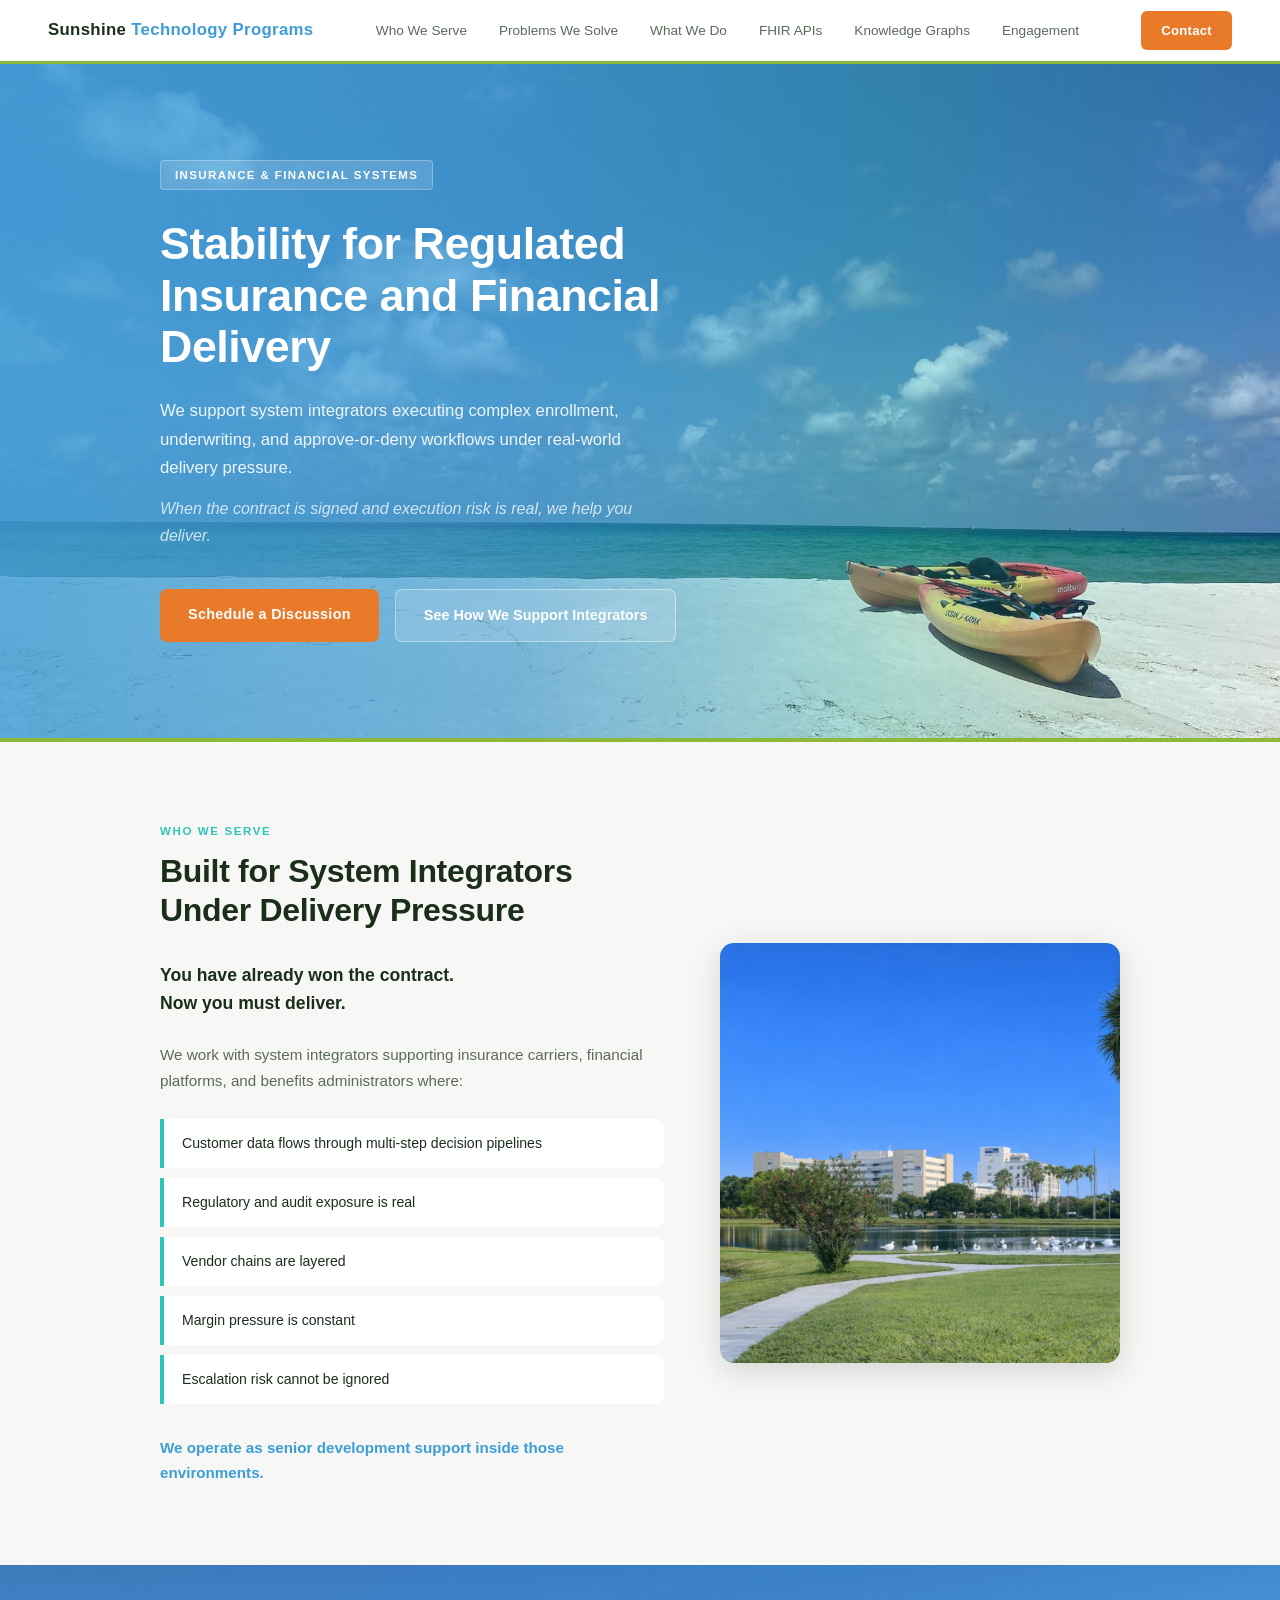
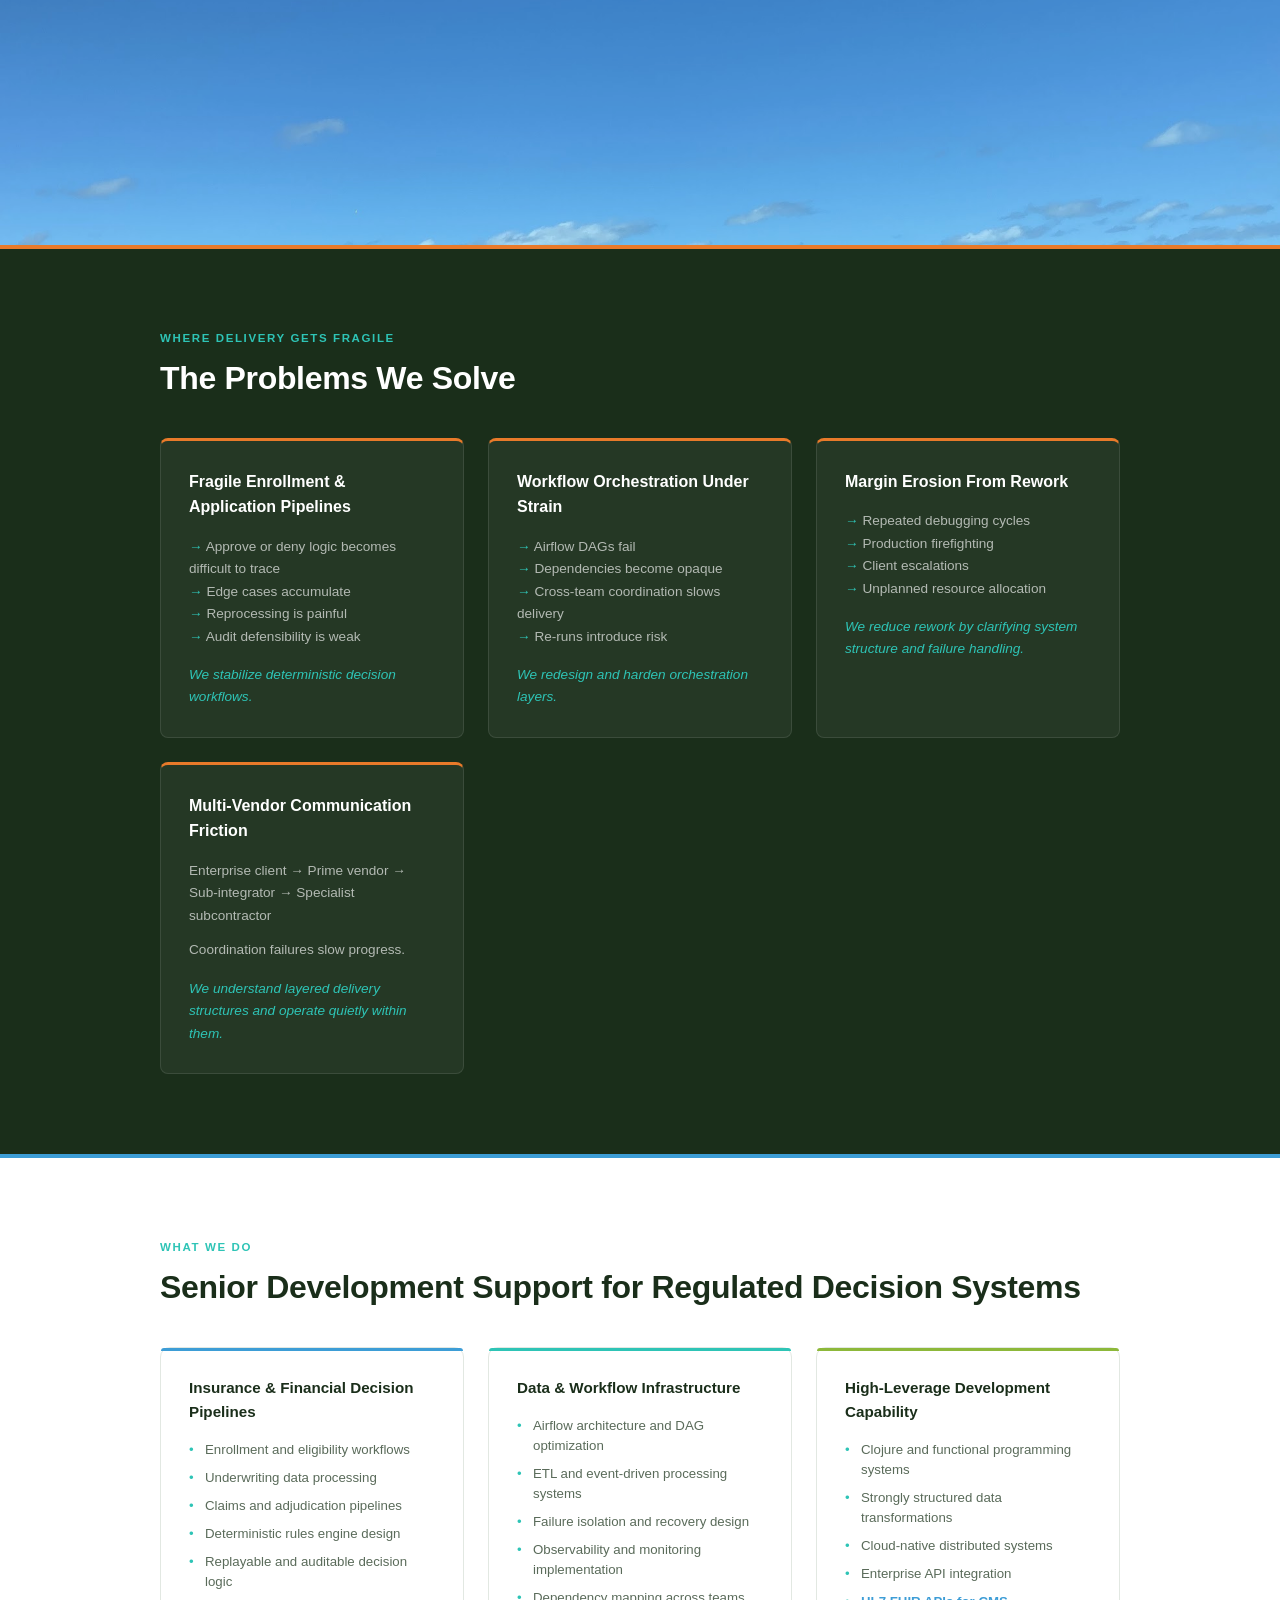
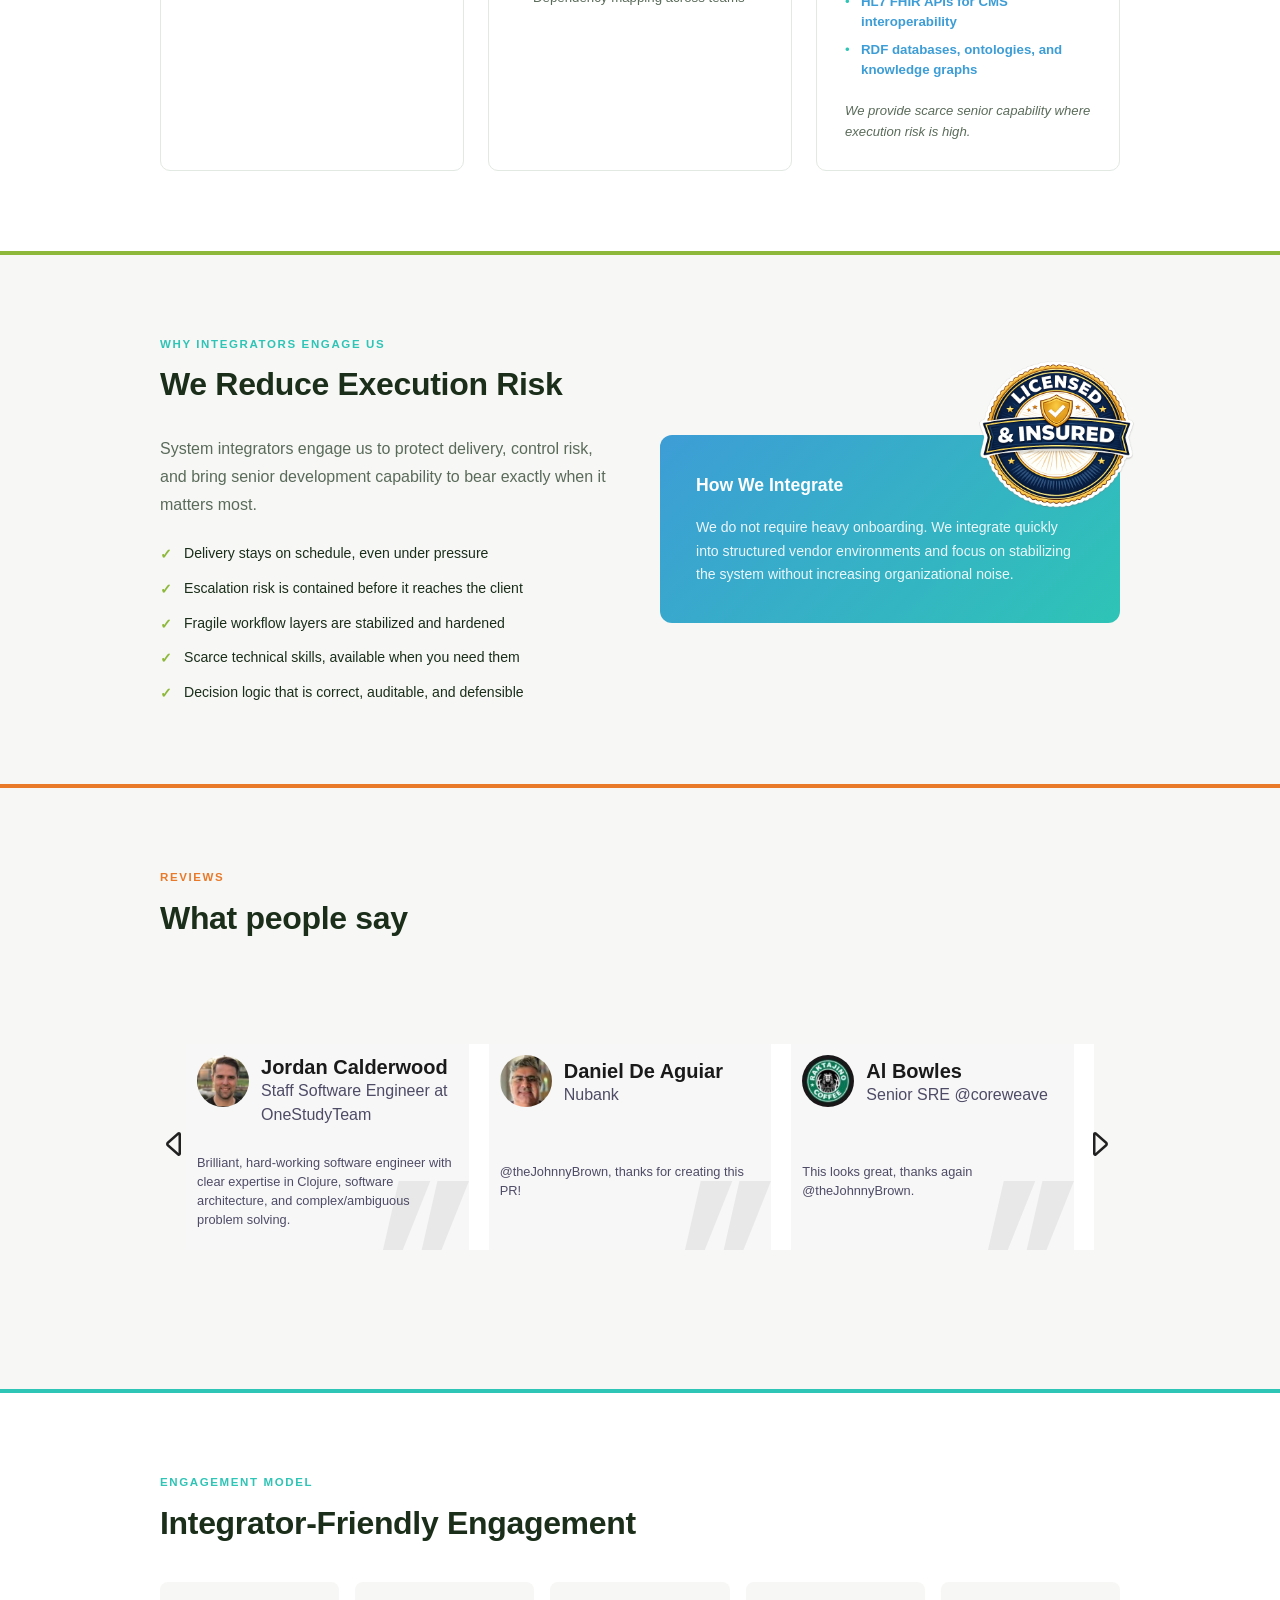
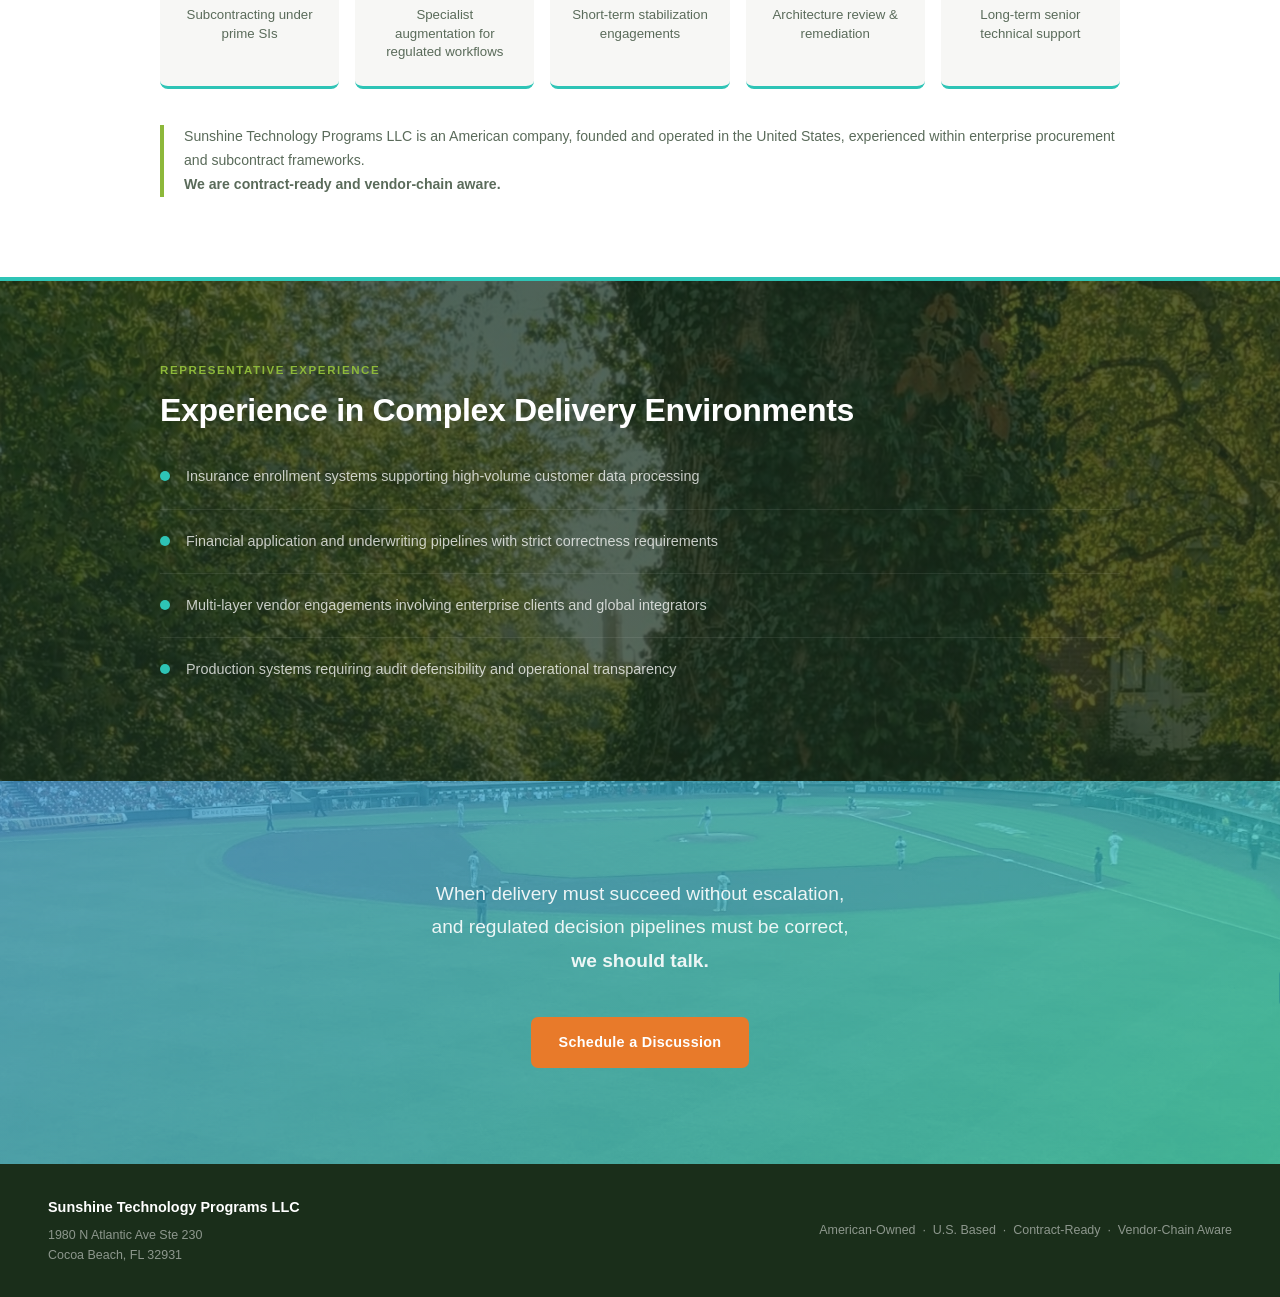
<file: index.html>
<!DOCTYPE html>
<html lang="en">
<head>
  <meta charset="UTF-8">
  <meta name="viewport" content="width=device-width, initial-scale=1.0">
  <title>Sunshine Technology Programs — Insurance & Financial Workflow Development</title>
  <meta name="description" content="Senior development support for system integrators delivering regulated insurance and financial workflows. Enrollment pipelines, Airflow orchestration, deterministic decision systems.">
  <meta name="keywords" content="insurance workflow development, enrollment system consulting, Airflow enterprise consulting, regulated financial data pipelines, system integrator subcontract support">

  <style>
    /* ─── Reset & Base ─────────────────────────────────────── */
    *, *::before, *::after { box-sizing: border-box; margin: 0; padding: 0; }

    :root {
      --blue:       #3D9DD6;
      --teal:       #2EC4B6;
      --green:      #8DB83A;
      --orange:     #E87A2A;
      --dark:       #1A2E1A;
      --off-white:  #F7F7F5;
      --border:     #e2e8e2;
      --text:       #1A2E1A;
      --text-muted: #5a6b5a;
    }

    html { scroll-behavior: smooth; }

    body {
      font-family: -apple-system, BlinkMacSystemFont, 'Segoe UI', 'Helvetica Neue', Arial, sans-serif;
      color: var(--text);
      background: #fff;
      line-height: 1.6;
      font-size: 16px;
    }

    a { color: inherit; text-decoration: none; }

    /* ─── Nav ──────────────────────────────────────────────── */
    nav {
      position: sticky;
      top: 0;
      z-index: 100;
      background: #fff;
      border-bottom: 3px solid var(--green);
      padding: 0 48px;
      display: flex;
      align-items: center;
      justify-content: space-between;
      height: 64px;
    }

    .nav-logo {
      font-size: 1.05rem;
      font-weight: 800;
      letter-spacing: 0.02em;
      color: var(--dark);
    }

    .nav-logo span { color: var(--blue); }

    .nav-links {
      display: flex;
      gap: 32px;
      list-style: none;
      font-size: 0.85rem;
      font-weight: 500;
      color: var(--text-muted);
    }

    .nav-links a:hover { color: var(--blue); }

    .nav-cta {
      background: var(--orange);
      color: #fff;
      padding: 9px 20px;
      border-radius: 6px;
      font-size: 0.82rem;
      font-weight: 600;
      letter-spacing: 0.02em;
      transition: background 0.15s;
    }

    .nav-cta:hover { background: #d06820; }

    .nav-toggle {
      display: none;
      background: none;
      border: 0;
      padding: 8px;
      margin-right: -8px;
      cursor: pointer;
    }

    .nav-toggle span {
      display: block;
      width: 22px;
      height: 2px;
      margin: 5px 0;
      background: var(--dark);
      border-radius: 1px;
      transition: transform 0.2s, opacity 0.2s;
    }

    nav.open .nav-toggle span:nth-child(1) { transform: translateY(7px) rotate(45deg); }
    nav.open .nav-toggle span:nth-child(2) { opacity: 0; }
    nav.open .nav-toggle span:nth-child(3) { transform: translateY(-7px) rotate(-45deg); }

    /* ─── Hero ─────────────────────────────────────────────── */
    .hero {
      background: url('img/sunshine_hero.jpg') center 65% / cover no-repeat;
      color: #fff;
      padding: 96px 48px;
      position: relative;
      overflow: hidden;
      min-height: 500px;
      display: flex;
      align-items: center;
    }

    /* Gradient overlay: opaque on left for text, fades to transparent on right */
    .hero::before {
      content: '';
      position: absolute;
      inset: 0;
      background: linear-gradient(to right,
        rgba(61,157,214,0.82) 0%,
        rgba(61,157,214,0.65) 40%,
        rgba(46,196,182,0.30) 70%,
        rgba(46,196,182,0.05) 100%);
      z-index: 0;
    }

    .hero-inner {
      max-width: 960px;
      margin: 0 auto;
      width: 100%;
      position: relative;
      z-index: 1;
    }

    .hero-eyebrow {
      display: inline-block;
      background: rgba(255,255,255,0.15);
      border: 1px solid rgba(255,255,255,0.25);
      color: #fff;
      font-size: 0.72rem;
      font-weight: 700;
      letter-spacing: 0.12em;
      text-transform: uppercase;
      padding: 5px 14px;
      border-radius: 4px;
      margin-bottom: 28px;
    }

    .hero h1 {
      font-size: clamp(2rem, 4vw, 2.8rem);
      font-weight: 800;
      line-height: 1.15;
      margin-bottom: 24px;
      letter-spacing: -0.01em;
      max-width: 580px;
    }

    .hero p {
      font-size: 1.05rem;
      line-height: 1.7;
      opacity: 0.9;
      max-width: 520px;
      margin-bottom: 12px;
    }

    .hero p.tagline {
      font-size: 1rem;
      font-style: italic;
      opacity: 0.75;
      margin-bottom: 40px;
    }

    .hero-actions {
      display: flex;
      gap: 16px;
      flex-wrap: wrap;
    }

    .btn-primary {
      background: var(--orange);
      color: #fff;
      padding: 14px 28px;
      border-radius: 7px;
      font-weight: 700;
      font-size: 0.9rem;
      letter-spacing: 0.02em;
      display: inline-block;
      transition: background 0.15s;
    }

    .btn-primary:hover { background: #d06820; }

    .btn-secondary {
      background: rgba(255,255,255,0.15);
      border: 1px solid rgba(255,255,255,0.4);
      color: #fff;
      padding: 14px 28px;
      border-radius: 7px;
      font-weight: 600;
      font-size: 0.9rem;
      display: inline-block;
      transition: background 0.15s;
    }

    .btn-secondary:hover { background: rgba(255,255,255,0.25); }

    /* ─── Section wrapper ──────────────────────────────────── */
    section {
      padding: 80px 48px;
    }

    .section-inner {
      max-width: 960px;
      margin: 0 auto;
    }

    .section-label {
      font-size: 0.72rem;
      font-weight: 700;
      letter-spacing: 0.14em;
      text-transform: uppercase;
      color: var(--teal);
      margin-bottom: 12px;
    }

    .section-header {
      font-size: clamp(1.4rem, 3vw, 2rem);
      font-weight: 800;
      line-height: 1.2;
      margin-bottom: 32px;
      letter-spacing: -0.01em;
    }

    .section-body {
      font-size: 0.95rem;
      color: var(--text-muted);
      line-height: 1.75;
    }

    /* ─── Photo strip (full-width between sections) ─────────── */
    .photo-strip {
      height: 280px;
      overflow: hidden;
      position: relative;
      display: block;
    }

    .photo-strip img {
      width: 100%;
      height: 100%;
      object-fit: cover;
      object-position: center 40%;
      display: block;
    }

    /* Subtle teal tint overlay */
    .photo-strip::after {
      content: '';
      position: absolute;
      inset: 0;
      background: rgba(46, 196, 182, 0.12);
      pointer-events: none;
    }

    /* ─── Who We Serve ─────────────────────────────────────── */
    .section-serve {
      background: var(--off-white);
      border-top: 4px solid var(--green);
    }

    .serve-split {
      display: grid;
      grid-template-columns: 1fr 400px;
      gap: 56px;
      align-items: center;
    }

    .serve-intro {
      font-size: 1.1rem;
      font-weight: 600;
      color: var(--dark);
      margin-bottom: 24px;
      line-height: 1.6;
    }

    .serve-list {
      list-style: none;
      display: flex;
      flex-direction: column;
      gap: 10px;
      margin: 24px 0 32px;
    }

    .serve-list li {
      background: #fff;
      border-left: 4px solid var(--teal);
      padding: 14px 18px;
      border-radius: 0 8px 8px 0;
      font-size: 0.88rem;
      color: var(--text);
      line-height: 1.5;
    }

    .serve-footer {
      font-size: 0.95rem;
      font-weight: 600;
      color: var(--blue);
    }

    .serve-photo {
      border-radius: 14px;
      overflow: hidden;
      height: 420px;
      box-shadow: 0 8px 32px rgba(0,0,0,0.14);
    }

    .serve-photo img {
      width: 100%; height: 100%;
      object-fit: cover;
      object-position: center;
      display: block;
    }

    /* ─── Problems ─────────────────────────────────────────── */
    .section-problems {
      background: var(--dark);
      color: #fff;
      border-top: 4px solid var(--orange);
    }

    .section-problems .section-label { color: var(--teal); }
    .section-problems .section-header { color: #fff; }

    .problem-grid {
      display: grid;
      grid-template-columns: repeat(auto-fit, minmax(280px, 1fr));
      gap: 24px;
      margin-top: 40px;
    }

    .problem-card {
      background: rgba(255,255,255,0.05);
      border: 1px solid rgba(255,255,255,0.1);
      border-top: 3px solid var(--orange);
      border-radius: 8px;
      padding: 28px;
    }

    .problem-card h3 {
      font-size: 1rem;
      font-weight: 700;
      color: #fff;
      margin-bottom: 16px;
    }

    .problem-card p, .problem-card li {
      font-size: 0.85rem;
      color: rgba(255,255,255,0.65);
      line-height: 1.65;
    }

    .problem-card ul {
      list-style: none;
      margin: 8px 0;
    }

    .problem-card ul li::before {
      content: '→ ';
      color: var(--teal);
    }

    .problem-card .resolution {
      margin-top: 16px;
      font-style: italic;
      color: var(--teal);
      font-size: 0.85rem;
    }

    /* ─── What We Do ───────────────────────────────────────── */
    .section-services {
      border-top: 4px solid var(--blue);
    }

    .services-grid {
      display: grid;
      grid-template-columns: repeat(auto-fit, minmax(280px, 1fr));
      gap: 24px;
      margin-top: 40px;
    }

    .service-card {
      border: 1px solid var(--border);
      border-radius: 10px;
      padding: 28px;
      position: relative;
    }

    .service-card::before {
      content: '';
      position: absolute;
      top: 0; left: 0; right: 0;
      height: 3px;
      border-radius: 10px 10px 0 0;
    }

    .service-card:nth-child(1)::before { background: var(--blue); }
    .service-card:nth-child(2)::before { background: var(--teal); }
    .service-card:nth-child(3)::before { background: var(--green); }

    .service-card h3 {
      font-size: 0.95rem;
      font-weight: 700;
      margin-bottom: 16px;
      color: var(--dark);
    }

    .service-card ul {
      list-style: none;
      display: flex;
      flex-direction: column;
      gap: 8px;
    }

    .service-card ul li {
      font-size: 0.83rem;
      color: var(--text-muted);
      padding-left: 16px;
      position: relative;
      line-height: 1.5;
    }

    .service-card ul li::before {
      content: '•';
      position: absolute;
      left: 0;
      color: var(--teal);
    }

    /* ─── Why Us ───────────────────────────────────────────── */
    .section-why {
      background: var(--off-white);
      border-top: 4px solid var(--green);
    }

    .stamp {
      position: absolute;
      top: -87px;
      right: -24px;
      width: 175px;
      pointer-events: none;
      z-index: 10;
    }

    @media (max-width: 768px) {
      .stamp {
        width: 110px;
        top: -42px;
        right: -16px;
      }
    }

    .why-grid {
      display: grid;
      grid-template-columns: 1fr 1fr;
      gap: 40px;
      align-items: start;
      margin-top: 16px;
    }

    .why-intro {
      font-size: 1rem;
      color: var(--text-muted);
      line-height: 1.75;
      margin-bottom: 24px;
    }

    .why-list {
      list-style: none;
      display: flex;
      flex-direction: column;
      gap: 12px;
    }

    .why-list li {
      display: flex;
      align-items: flex-start;
      gap: 12px;
      font-size: 0.88rem;
      color: var(--text);
      line-height: 1.5;
    }

    .why-list li::before {
      content: '✓';
      color: var(--green);
      font-weight: 800;
      font-size: 0.9rem;
      flex-shrink: 0;
      margin-top: 1px;
    }

    .why-callout {
      background: linear-gradient(135deg, var(--blue), var(--teal));
      color: #fff;
      border-radius: 12px;
      padding: 36px;
      position: relative;
      overflow: visible;
    }

    .why-callout h3 {
      font-size: 1.1rem;
      font-weight: 700;
      margin-bottom: 16px;
    }

    .why-callout p {
      font-size: 0.88rem;
      line-height: 1.7;
      opacity: 0.9;
    }

    /* ─── Reviews ─────────────────────────────────────────── */
    .section-reviews {
      border-top: 4px solid var(--orange);
      background: var(--off-white);
    }

    .section-reviews .section-label { color: var(--orange); }

    /* ─── Engagement ───────────────────────────────────────── */
    .section-engagement {
      border-top: 4px solid var(--teal);
    }

    .engagement-grid {
      display: grid;
      grid-template-columns: repeat(auto-fit, minmax(160px, 1fr));
      gap: 16px;
      margin-top: 40px;
    }

    .engagement-item {
      background: var(--off-white);
      border-radius: 8px;
      padding: 24px 20px;
      text-align: center;
      border-bottom: 3px solid var(--teal);
    }

    .engagement-item p {
      font-size: 0.83rem;
      color: var(--text-muted);
      line-height: 1.4;
    }

    .engagement-note {
      margin-top: 36px;
      font-size: 0.88rem;
      color: var(--text-muted);
      border-left: 4px solid var(--green);
      padding-left: 20px;
      line-height: 1.7;
    }

    /* ─── Experience ───────────────────────────────────────── */
    .section-experience {
      background:
        linear-gradient(rgba(26,46,26,0.72), rgba(26,46,26,0.72)),
        url('img/tree.png') center / cover;
      color: #fff;
      border-top: 4px solid var(--teal);
    }

    .section-experience .section-label { color: var(--green); }
    .section-experience .section-header { color: #fff; }

    .experience-list {
      list-style: none;
      display: flex;
      flex-direction: column;
      gap: 20px;
      margin-top: 36px;
    }

    .experience-list li {
      display: flex;
      align-items: flex-start;
      gap: 16px;
      font-size: 0.9rem;
      color: rgba(255,255,255,0.75);
      line-height: 1.6;
      padding-bottom: 20px;
      border-bottom: 1px solid rgba(255,255,255,0.08);
    }

    .experience-list li:last-child { border-bottom: none; }

    .exp-dot {
      width: 10px;
      height: 10px;
      border-radius: 50%;
      background: var(--teal);
      flex-shrink: 0;
      margin-top: 6px;
    }

    /* ─── Final CTA ────────────────────────────────────────── */
    .section-cta {
      background:
        linear-gradient(135deg, rgba(61,157,214,0.72) 0%, rgba(46,196,182,0.72) 100%),
        url('img/baseball.png') top / cover;
      color: #fff;
      text-align: center;
      padding: 96px 48px;
    }

    .section-cta p {
      font-size: 1.2rem;
      line-height: 1.75;
      opacity: 0.9;
      max-width: 560px;
      margin: 0 auto 40px;
    }

    .section-cta p em {
      font-style: normal;
      font-weight: 700;
      color: #fff;
    }

    /* ─── Footer ───────────────────────────────────────────── */
    footer {
      background: var(--dark);
      color: rgba(255,255,255,0.5);
      padding: 32px 48px;
      display: flex;
      justify-content: space-between;
      align-items: center;
      font-size: 0.78rem;
    }

    .footer-logo {
      font-weight: 700;
      color: #fff;
      font-size: 0.9rem;
    }

    .footer-address {
      font-style: normal;
      margin-top: 6px;
    }

    /* ─── Responsive ───────────────────────────────────────── */
    @media (max-width: 900px) {
      .serve-split { grid-template-columns: 1fr; }
      .serve-photo { height: 260px; }
    }

    @media (max-width: 700px) {
      .why-grid { grid-template-columns: 1fr; }
    }

    @media (max-width: 1100px) {
      nav { gap: 12px; }
      .nav-cta { margin-left: auto; white-space: nowrap; }
      .nav-toggle { display: block; }
      .nav-links {
        display: none;
        position: absolute;
        top: 100%;
        left: 0;
        right: 0;
        margin-top: 3px;
        flex-direction: column;
        gap: 0;
        padding: 8px 48px;
        background: #fff;
        border-bottom: 1px solid var(--border);
        box-shadow: 0 8px 16px rgba(0,0,0,0.08);
        font-size: 0.95rem;
      }
      nav.open .nav-links { display: flex; }
      .nav-links a { display: block; padding: 12px 0; }
    }

    @media (max-width: 768px) {
      nav { padding: 0 24px; }
      .nav-links { padding: 8px 24px; }
      .nav-logo { font-size: 0.9rem; line-height: 1.25; }
      .nav-logo span { display: block; }
      section { padding: 60px 24px; }
      .hero { padding: 64px 24px; min-height: auto; }
      .photo-strip { height: 200px; }
      footer { padding: 24px; flex-direction: column; gap: 8px; text-align: center; }
    }
  </style>
</head>
<body>

<!-- ─── Nav ──────────────────────────────────────────────────── -->
<nav>
  <div class="nav-logo">Sunshine <span>Technology Programs</span></div>
  <ul class="nav-links" id="nav-links">
    <li><a href="#serve">Who We Serve</a></li>
    <li><a href="#problems">Problems We Solve</a></li>
    <li><a href="#services">What We Do</a></li>
    <li><a href="fhir/">FHIR APIs</a></li>
    <li><a href="knowledge-graphs/">Knowledge Graphs</a></li>
    <li><a href="#engagement">Engagement</a></li>
  </ul>
  <a href="https://calendly.com/sunshinetechnologyprograms/30min" target="_blank" rel="noopener" class="nav-cta">Contact</a>
  <button class="nav-toggle" type="button" aria-label="Menu" aria-expanded="false" aria-controls="nav-links">
    <span></span><span></span><span></span>
  </button>
</nav>

<!-- ─── Hero ─────────────────────────────────────────────────── -->
<section class="hero">
  <div class="hero-inner">
    <div class="hero-eyebrow">Insurance &amp; Financial Systems</div>
    <h1>Stability for Regulated Insurance and Financial Delivery</h1>
    <p>We support system integrators executing complex enrollment, underwriting, and approve-or-deny workflows under real-world delivery pressure.</p>
    <p class="tagline">When the contract is signed and execution risk is real, we help you deliver.</p>
    <div class="hero-actions">
      <a href="https://calendly.com/sunshinetechnologyprograms/30min" target="_blank" rel="noopener" class="btn-primary">Schedule a Discussion</a>
      <a href="#serve" class="btn-secondary">See How We Support Integrators</a>
    </div>
  </div>
</section>

<!-- ─── Who We Serve ──────────────────────────────────────────── -->
<section class="section-serve" id="serve">
  <div class="section-inner serve-split">
    <div class="serve-content">
      <div class="section-label">Who We Serve</div>
      <h2 class="section-header">Built for System Integrators Under Delivery Pressure</h2>
      <p class="serve-intro">You have already won the contract.<br>Now you must deliver.</p>
      <p class="section-body">We work with system integrators supporting insurance carriers, financial platforms, and benefits administrators where:</p>
      <ul class="serve-list">
        <li>Customer data flows through multi-step decision pipelines</li>
        <li>Regulatory and audit exposure is real</li>
        <li>Vendor chains are layered</li>
        <li>Margin pressure is constant</li>
        <li>Escalation risk cannot be ignored</li>
      </ul>
      <p class="serve-footer">We operate as senior development support inside those environments.</p>
    </div>
    <div class="serve-photo">
      <img src="img/Park.png" alt="Florida park with palm trees and pond">
    </div>
  </div>
</section>

<!-- ─── Photo break: Water ────────────────────────────────────── -->
<div class="photo-strip">
  <img src="img/Water.png" alt="">
</div>

<!-- ─── Problems ─────────────────────────────────────────────── -->
<section class="section-problems" id="problems">
  <div class="section-inner">
    <div class="section-label">Where Delivery Gets Fragile</div>
    <h2 class="section-header">The Problems We Solve</h2>
    <div class="problem-grid">

      <div class="problem-card">
        <h3>Fragile Enrollment &amp; Application Pipelines</h3>
        <ul>
          <li>Approve or deny logic becomes difficult to trace</li>
          <li>Edge cases accumulate</li>
          <li>Reprocessing is painful</li>
          <li>Audit defensibility is weak</li>
        </ul>
        <p class="resolution">We stabilize deterministic decision workflows.</p>
      </div>

      <div class="problem-card">
        <h3>Workflow Orchestration Under Strain</h3>
        <ul>
          <li>Airflow DAGs fail</li>
          <li>Dependencies become opaque</li>
          <li>Cross-team coordination slows delivery</li>
          <li>Re-runs introduce risk</li>
        </ul>
        <p class="resolution">We redesign and harden orchestration layers.</p>
      </div>

      <div class="problem-card">
        <h3>Margin Erosion From Rework</h3>
        <ul>
          <li>Repeated debugging cycles</li>
          <li>Production firefighting</li>
          <li>Client escalations</li>
          <li>Unplanned resource allocation</li>
        </ul>
        <p class="resolution">We reduce rework by clarifying system structure and failure handling.</p>
      </div>

      <div class="problem-card">
        <h3>Multi-Vendor Communication Friction</h3>
        <p style="margin-bottom:12px;">Enterprise client → Prime vendor → Sub-integrator → Specialist subcontractor</p>
        <p>Coordination failures slow progress.</p>
        <p class="resolution">We understand layered delivery structures and operate quietly within them.</p>
      </div>

    </div>
  </div>
</section>

<!-- ─── Services ──────────────────────────────────────────────── -->
<section class="section-services" id="services">
  <div class="section-inner">
    <div class="section-label">What We Do</div>
    <h2 class="section-header">Senior Development Support for Regulated Decision Systems</h2>
    <div class="services-grid">

      <div class="service-card">
        <h3>Insurance &amp; Financial Decision Pipelines</h3>
        <ul>
          <li>Enrollment and eligibility workflows</li>
          <li>Underwriting data processing</li>
          <li>Claims and adjudication pipelines</li>
          <li>Deterministic rules engine design</li>
          <li>Replayable and auditable decision logic</li>
        </ul>
      </div>

      <div class="service-card">
        <h3>Data &amp; Workflow Infrastructure</h3>
        <ul>
          <li>Airflow architecture and DAG optimization</li>
          <li>ETL and event-driven processing systems</li>
          <li>Failure isolation and recovery design</li>
          <li>Observability and monitoring implementation</li>
          <li>Dependency mapping across teams</li>
        </ul>
      </div>

      <div class="service-card">
        <h3>High-Leverage Development Capability</h3>
        <ul>
          <li>Clojure and functional programming systems</li>
          <li>Strongly structured data transformations</li>
          <li>Cloud-native distributed systems</li>
          <li>Enterprise API integration</li>
          <li><a href="fhir/" style="color:var(--blue); font-weight:600;">HL7 FHIR APIs for CMS interoperability</a></li>
          <li><a href="knowledge-graphs/" style="color:var(--blue); font-weight:600;">RDF databases, ontologies, and knowledge graphs</a></li>
        </ul>
        <p style="margin-top:20px; font-size:0.82rem; color:var(--text-muted); font-style:italic;">
          We provide scarce senior capability where execution risk is high.
        </p>
      </div>

    </div>
  </div>
</section>

<!-- ─── Why Us ────────────────────────────────────────────────── -->
<section class="section-why" id="why">
  <div class="section-inner">
    <div class="section-label">Why Integrators Engage Us</div>
    <h2 class="section-header">We Reduce Execution Risk</h2>
    <div class="why-grid">
      <div>
        <p class="why-intro">System integrators engage us to protect delivery, control risk, and bring senior development capability to bear exactly when it matters most.</p>
        <ul class="why-list">
          <li>Delivery stays on schedule, even under pressure</li>
          <li>Escalation risk is contained before it reaches the client</li>
          <li>Fragile workflow layers are stabilized and hardened</li>
          <li>Scarce technical skills, available when you need them</li>
          <li>Decision logic that is correct, auditable, and defensible</li>
        </ul>
      </div>
      <div class="why-callout">
        <img src="img/licensed%20and%20insured.png" alt="Licensed and Insured" class="stamp">
        <h3>How We Integrate</h3>
        <p>We do not require heavy onboarding. We integrate quickly into structured vendor environments and focus on stabilizing the system without increasing organizational noise.</p>
      </div>
    </div>
  </div>
</section>

<!-- ─── Reviews ──────────────────────────────────────────────── -->
<section class="section-reviews">
  <div class="section-inner">
    <div class="section-label">Reviews</div>
    <h2 class="section-header">What people say</h2>
    <iframe src="reviews-iframe/index.html" style="width:100%; height:340px; border:none; display:block;" scrolling="no"></iframe>
  </div>
</section>

<!-- ─── Engagement ────────────────────────────────────────────── -->
<section class="section-engagement" id="engagement">
  <div class="section-inner">
    <div class="section-label">Engagement Model</div>
    <h2 class="section-header">Integrator-Friendly Engagement</h2>
    <div class="engagement-grid">
      <div class="engagement-item"><p>Subcontracting under prime SIs</p></div>
      <div class="engagement-item"><p>Specialist augmentation for regulated workflows</p></div>
      <div class="engagement-item"><p>Short-term stabilization engagements</p></div>
      <div class="engagement-item"><p>Architecture review &amp; remediation</p></div>
      <div class="engagement-item"><p>Long-term senior technical support</p></div>
    </div>
    <p class="engagement-note">
      Sunshine Technology Programs LLC is an American company, founded and operated in the United States, experienced within enterprise procurement and subcontract frameworks.<br><strong>We are contract-ready and vendor-chain aware.</strong>
    </p>
  </div>
</section>

<!-- ─── Experience ────────────────────────────────────────────── -->
<section class="section-experience" id="experience">
  <div class="section-inner">
    <div class="section-label">Representative Experience</div>
    <h2 class="section-header">Experience in Complex Delivery Environments</h2>
    <ul class="experience-list">
      <li><div class="exp-dot"></div><span>Insurance enrollment systems supporting high-volume customer data processing</span></li>
      <li><div class="exp-dot"></div><span>Financial application and underwriting pipelines with strict correctness requirements</span></li>
      <li><div class="exp-dot"></div><span>Multi-layer vendor engagements involving enterprise clients and global integrators</span></li>
      <li><div class="exp-dot"></div><span>Production systems requiring audit defensibility and operational transparency</span></li>
    </ul>
  </div>
</section>

<!-- ─── Final CTA ─────────────────────────────────────────────── -->
<section class="section-cta" id="cta">
  <p>
    When delivery must succeed without escalation,<br>
    and regulated decision pipelines must be correct,<br>
    <em>we should talk.</em>
  </p>
  <a href="https://calendly.com/sunshinetechnologyprograms/30min" target="_blank" rel="noopener" class="btn-primary">Schedule a Discussion</a>
</section>

<!-- ─── Footer ────────────────────────────────────────────────── -->
<footer>
  <div>
    <div class="footer-logo">Sunshine Technology Programs LLC</div>
    <address class="footer-address">1980 N Atlantic Ave Ste 230<br>Cocoa Beach, FL 32931</address>
  </div>
  <div>American-Owned &nbsp;·&nbsp; U.S. Based &nbsp;·&nbsp; Contract-Ready &nbsp;·&nbsp; Vendor-Chain Aware</div>
</footer>

<script>
  (function () {
    var nav = document.querySelector('nav');
    var toggle = nav.querySelector('.nav-toggle');
    function setOpen(open) {
      nav.classList.toggle('open', open);
      toggle.setAttribute('aria-expanded', open);
    }
    toggle.addEventListener('click', function () { setOpen(!nav.classList.contains('open')); });
    nav.querySelector('.nav-links').addEventListener('click', function (e) {
      if (e.target.closest('a')) setOpen(false);
    });
  })();
</script>

</body>
</html>
</file>
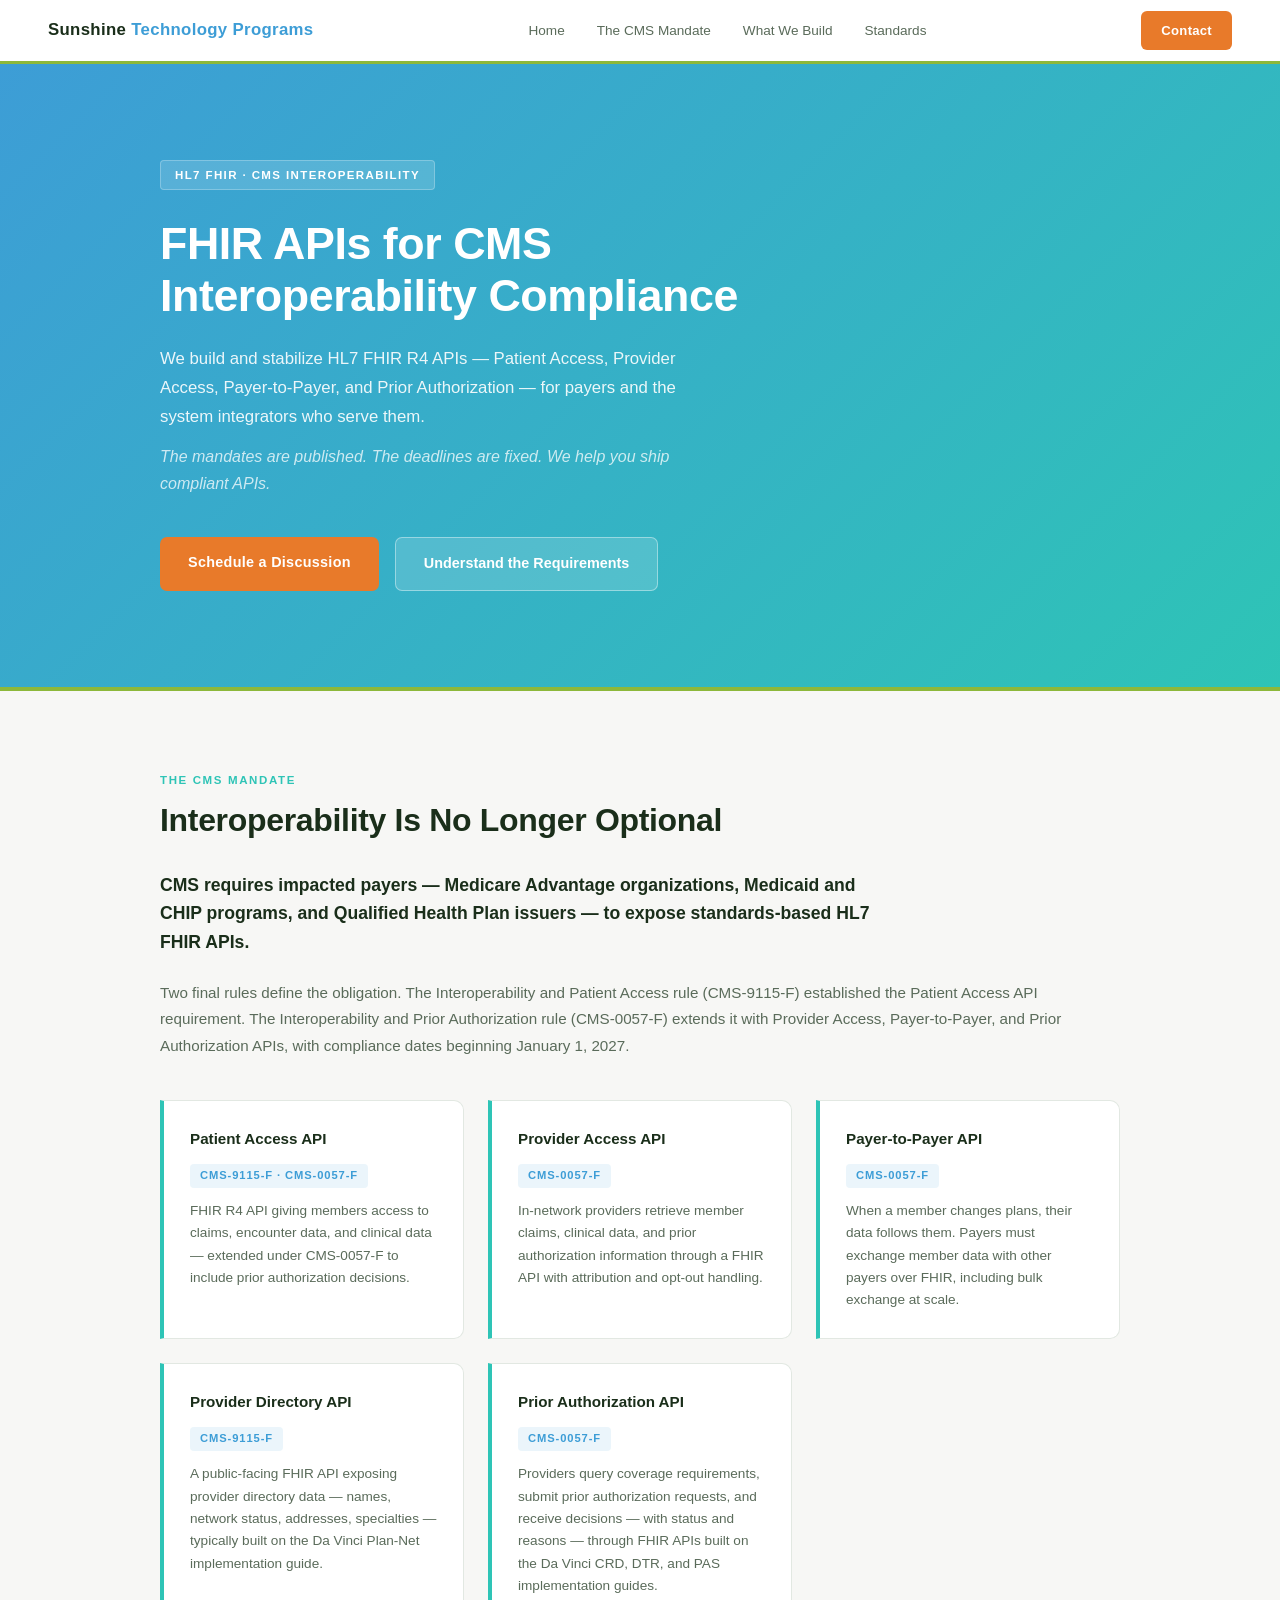
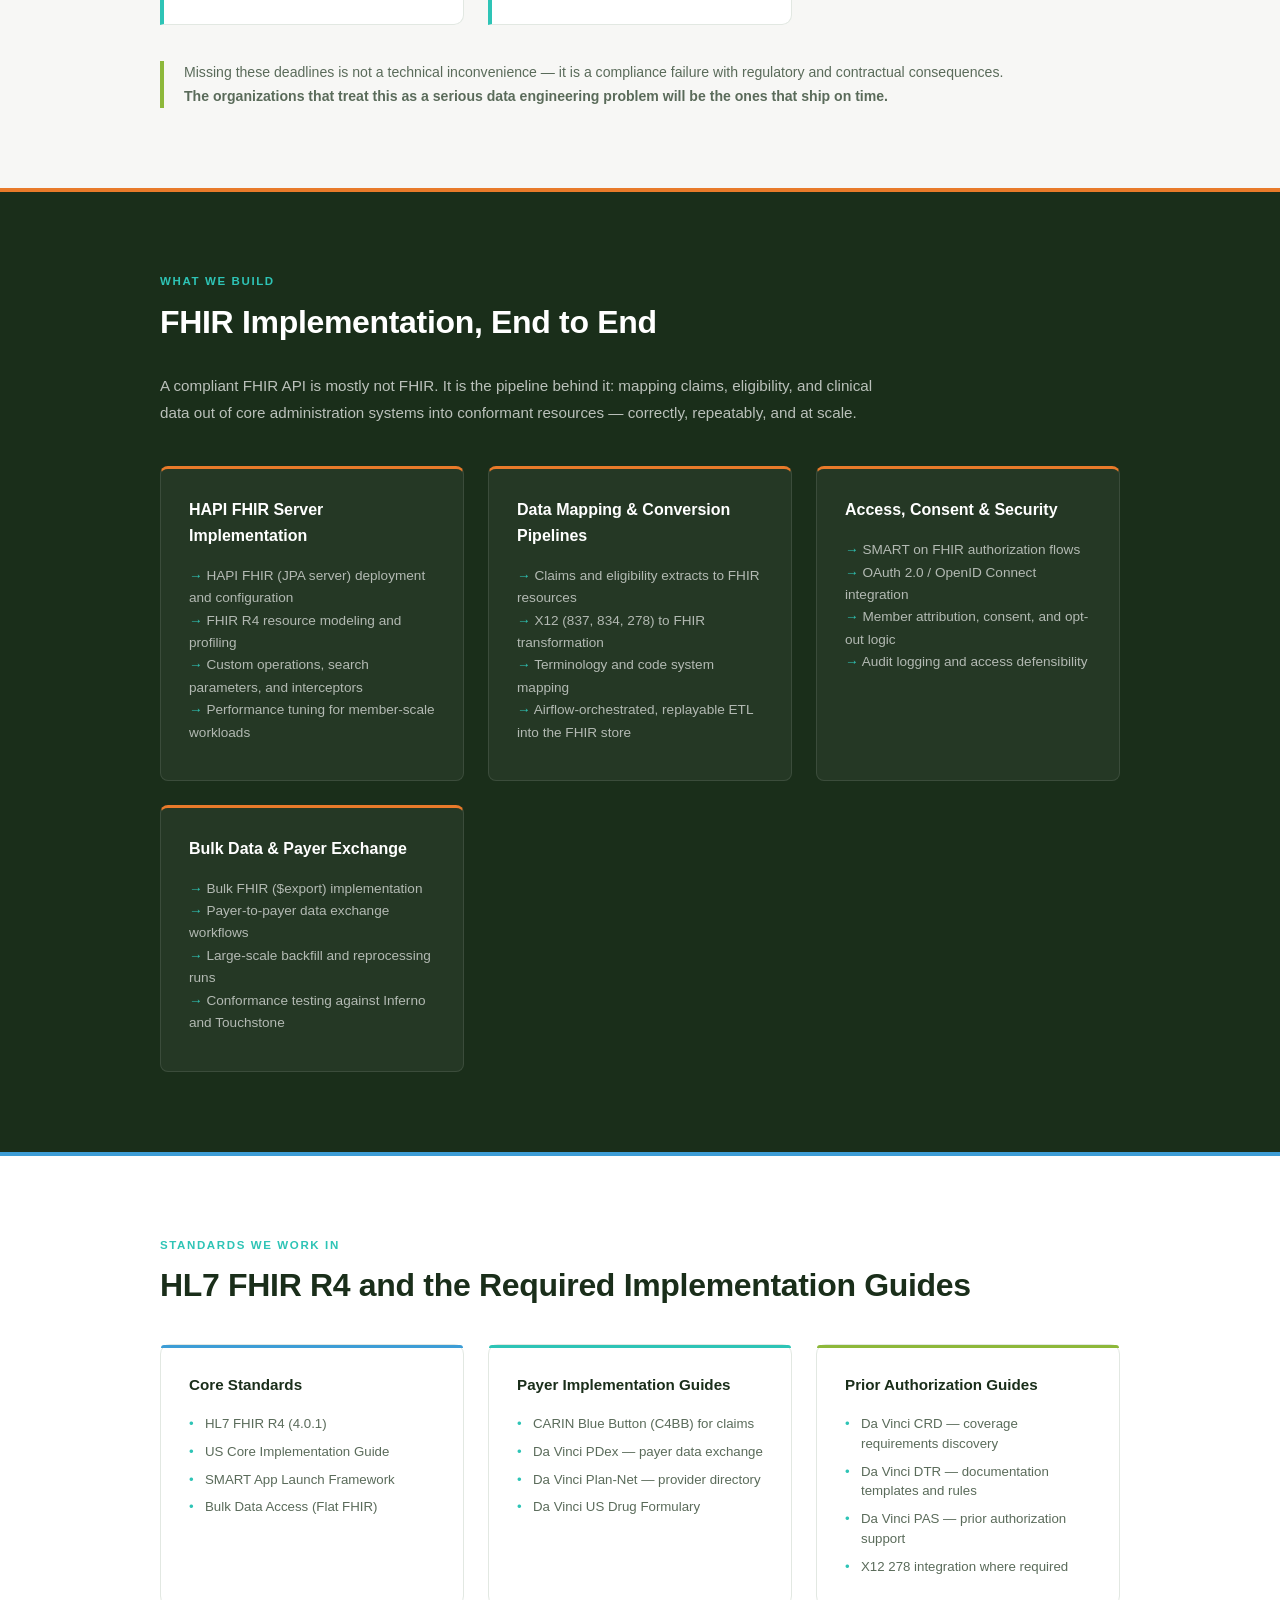
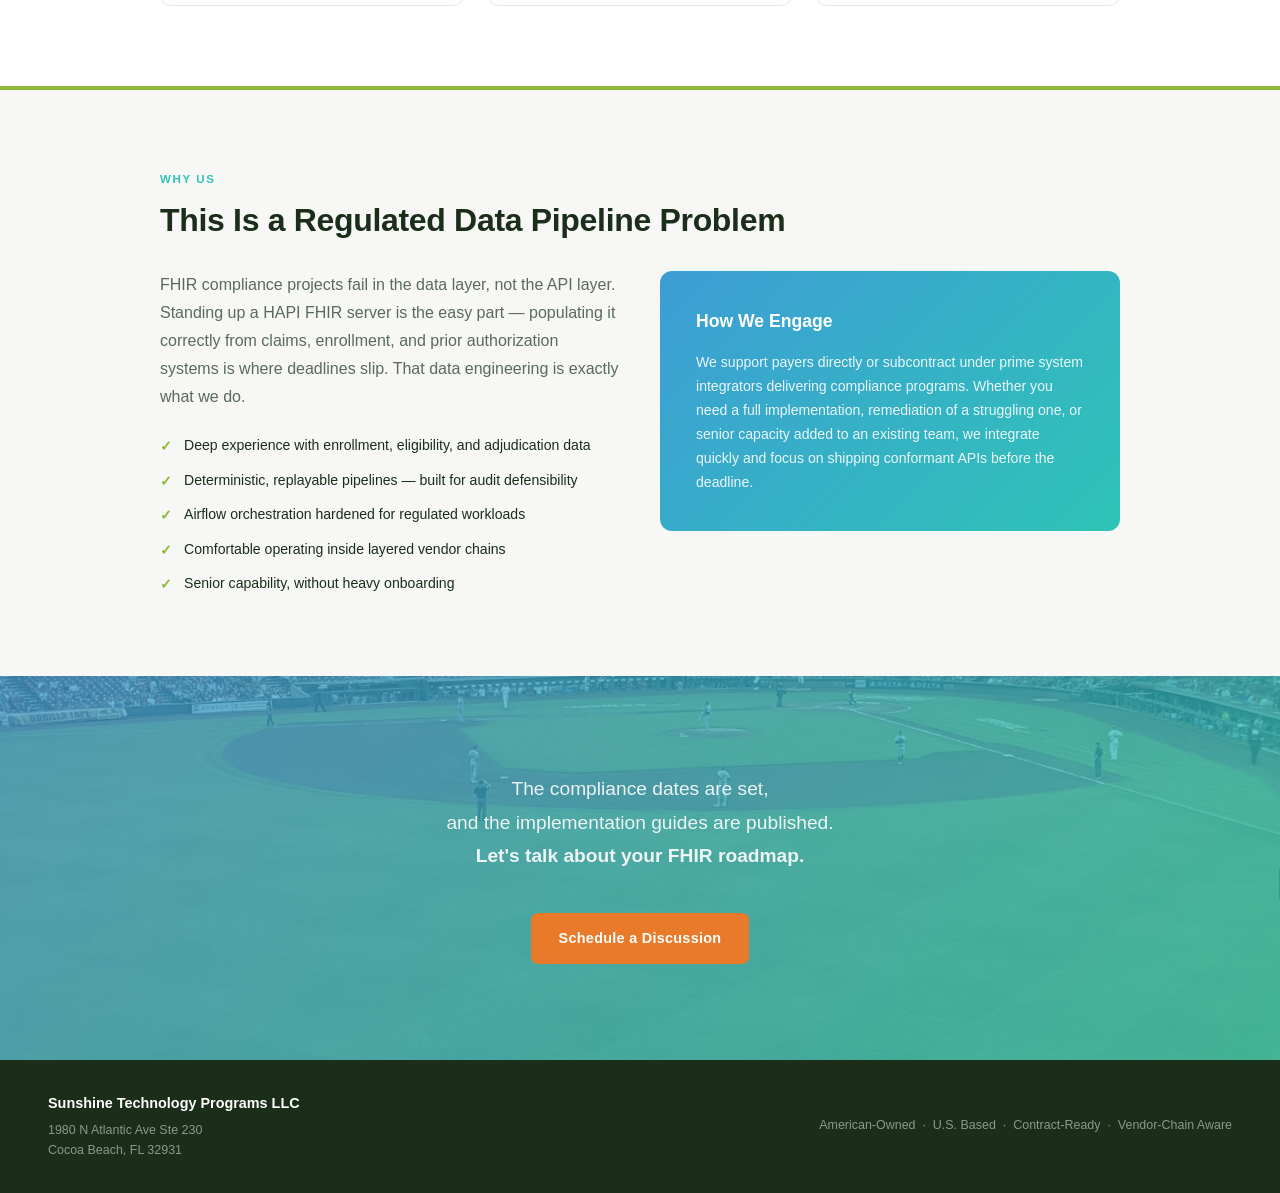
<file: fhir/index.html>
<!DOCTYPE html>
<html lang="en">
<head>
  <meta charset="UTF-8">
  <meta name="viewport" content="width=device-width, initial-scale=1.0">
  <title>HL7 FHIR API Development for CMS Interoperability Compliance — Sunshine Technology Programs</title>
  <meta name="description" content="HL7 FHIR R4 API implementation for CMS interoperability compliance. HAPI FHIR server deployment, Patient Access API, Provider Access API, Payer-to-Payer exchange, and Prior Authorization APIs under CMS-9115-F and CMS-0057-F.">
  <meta name="keywords" content="HL7 FHIR API development, HAPI FHIR server implementation, CMS interoperability compliance, CMS-0057-F prior authorization API, Patient Access API, FHIR R4 consulting, US Core, CARIN Blue Button, Da Vinci implementation guides, SMART on FHIR, Bulk FHIR export">
  <link rel="canonical" href="https://sunshinetechnologyprograms.com/fhir/">

  <style>
    /* ─── Reset & Base ─────────────────────────────────────── */
    *, *::before, *::after { box-sizing: border-box; margin: 0; padding: 0; }

    :root {
      --blue:       #3D9DD6;
      --teal:       #2EC4B6;
      --green:      #8DB83A;
      --orange:     #E87A2A;
      --dark:       #1A2E1A;
      --off-white:  #F7F7F5;
      --border:     #e2e8e2;
      --text:       #1A2E1A;
      --text-muted: #5a6b5a;
    }

    html { scroll-behavior: smooth; }

    body {
      font-family: -apple-system, BlinkMacSystemFont, 'Segoe UI', 'Helvetica Neue', Arial, sans-serif;
      color: var(--text);
      background: #fff;
      line-height: 1.6;
      font-size: 16px;
    }

    a { color: inherit; text-decoration: none; }

    /* ─── Nav ──────────────────────────────────────────────── */
    nav {
      position: sticky;
      top: 0;
      z-index: 100;
      background: #fff;
      border-bottom: 3px solid var(--green);
      padding: 0 48px;
      display: flex;
      align-items: center;
      justify-content: space-between;
      height: 64px;
    }

    .nav-logo {
      font-size: 1.05rem;
      font-weight: 800;
      letter-spacing: 0.02em;
      color: var(--dark);
    }

    .nav-logo span { color: var(--blue); }

    .nav-links {
      display: flex;
      gap: 32px;
      list-style: none;
      font-size: 0.85rem;
      font-weight: 500;
      color: var(--text-muted);
    }

    .nav-links a:hover { color: var(--blue); }

    .nav-cta {
      background: var(--orange);
      color: #fff;
      padding: 9px 20px;
      border-radius: 6px;
      font-size: 0.82rem;
      font-weight: 600;
      letter-spacing: 0.02em;
      transition: background 0.15s;
    }

    .nav-cta:hover { background: #d06820; }

    /* ─── Hero ─────────────────────────────────────────────── */
    .hero {
      background: linear-gradient(135deg, var(--blue) 0%, var(--teal) 100%);
      color: #fff;
      padding: 96px 48px;
      position: relative;
      overflow: hidden;
      min-height: 440px;
      display: flex;
      align-items: center;
    }

    .hero-inner {
      max-width: 960px;
      margin: 0 auto;
      width: 100%;
      position: relative;
      z-index: 1;
    }

    .hero-eyebrow {
      display: inline-block;
      background: rgba(255,255,255,0.15);
      border: 1px solid rgba(255,255,255,0.25);
      color: #fff;
      font-size: 0.72rem;
      font-weight: 700;
      letter-spacing: 0.12em;
      text-transform: uppercase;
      padding: 5px 14px;
      border-radius: 4px;
      margin-bottom: 28px;
    }

    .hero h1 {
      font-size: clamp(2rem, 4vw, 2.8rem);
      font-weight: 800;
      line-height: 1.15;
      margin-bottom: 24px;
      letter-spacing: -0.01em;
      max-width: 640px;
    }

    .hero p {
      font-size: 1.05rem;
      line-height: 1.7;
      opacity: 0.9;
      max-width: 560px;
      margin-bottom: 12px;
    }

    .hero p.tagline {
      font-size: 1rem;
      font-style: italic;
      opacity: 0.75;
      margin-bottom: 40px;
    }

    .hero-actions {
      display: flex;
      gap: 16px;
      flex-wrap: wrap;
    }

    .btn-primary {
      background: var(--orange);
      color: #fff;
      padding: 14px 28px;
      border-radius: 7px;
      font-weight: 700;
      font-size: 0.9rem;
      letter-spacing: 0.02em;
      display: inline-block;
      transition: background 0.15s;
    }

    .btn-primary:hover { background: #d06820; }

    .btn-secondary {
      background: rgba(255,255,255,0.15);
      border: 1px solid rgba(255,255,255,0.4);
      color: #fff;
      padding: 14px 28px;
      border-radius: 7px;
      font-weight: 600;
      font-size: 0.9rem;
      display: inline-block;
      transition: background 0.15s;
    }

    .btn-secondary:hover { background: rgba(255,255,255,0.25); }

    /* ─── Section wrapper ──────────────────────────────────── */
    section {
      padding: 80px 48px;
    }

    .section-inner {
      max-width: 960px;
      margin: 0 auto;
    }

    .section-label {
      font-size: 0.72rem;
      font-weight: 700;
      letter-spacing: 0.14em;
      text-transform: uppercase;
      color: var(--teal);
      margin-bottom: 12px;
    }

    .section-header {
      font-size: clamp(1.4rem, 3vw, 2rem);
      font-weight: 800;
      line-height: 1.2;
      margin-bottom: 32px;
      letter-spacing: -0.01em;
    }

    .section-body {
      font-size: 0.95rem;
      color: var(--text-muted);
      line-height: 1.75;
    }

    /* ─── Mandate section ──────────────────────────────────── */
    .section-mandate {
      background: var(--off-white);
      border-top: 4px solid var(--green);
    }

    .mandate-intro {
      font-size: 1.1rem;
      font-weight: 600;
      color: var(--dark);
      margin-bottom: 24px;
      line-height: 1.6;
      max-width: 720px;
    }

    .mandate-grid {
      display: grid;
      grid-template-columns: repeat(auto-fit, minmax(280px, 1fr));
      gap: 24px;
      margin-top: 40px;
    }

    .mandate-card {
      background: #fff;
      border: 1px solid var(--border);
      border-left: 4px solid var(--teal);
      border-radius: 0 10px 10px 0;
      padding: 26px;
    }

    .mandate-card h3 {
      font-size: 0.95rem;
      font-weight: 700;
      color: var(--dark);
      margin-bottom: 10px;
    }

    .mandate-card .rule {
      display: inline-block;
      font-size: 0.7rem;
      font-weight: 700;
      letter-spacing: 0.08em;
      text-transform: uppercase;
      color: var(--blue);
      background: rgba(61,157,214,0.1);
      padding: 3px 10px;
      border-radius: 4px;
      margin-bottom: 12px;
    }

    .mandate-card p {
      font-size: 0.85rem;
      color: var(--text-muted);
      line-height: 1.65;
    }

    .mandate-footer {
      margin-top: 36px;
      font-size: 0.88rem;
      color: var(--text-muted);
      border-left: 4px solid var(--green);
      padding-left: 20px;
      line-height: 1.7;
    }

    /* ─── Build section (dark) ─────────────────────────────── */
    .section-build {
      background: var(--dark);
      color: #fff;
      border-top: 4px solid var(--orange);
    }

    .section-build .section-label { color: var(--teal); }
    .section-build .section-header { color: #fff; }
    .section-build .section-body { color: rgba(255,255,255,0.7); max-width: 720px; }

    .build-grid {
      display: grid;
      grid-template-columns: repeat(auto-fit, minmax(280px, 1fr));
      gap: 24px;
      margin-top: 40px;
    }

    .build-card {
      background: rgba(255,255,255,0.05);
      border: 1px solid rgba(255,255,255,0.1);
      border-top: 3px solid var(--orange);
      border-radius: 8px;
      padding: 28px;
    }

    .build-card h3 {
      font-size: 1rem;
      font-weight: 700;
      color: #fff;
      margin-bottom: 16px;
    }

    .build-card ul {
      list-style: none;
      margin: 8px 0;
    }

    .build-card li {
      font-size: 0.85rem;
      color: rgba(255,255,255,0.65);
      line-height: 1.65;
    }

    .build-card ul li::before {
      content: '→ ';
      color: var(--teal);
    }

    /* ─── Standards section ────────────────────────────────── */
    .section-standards {
      border-top: 4px solid var(--blue);
    }

    .standards-grid {
      display: grid;
      grid-template-columns: repeat(auto-fit, minmax(280px, 1fr));
      gap: 24px;
      margin-top: 40px;
    }

    .standard-card {
      border: 1px solid var(--border);
      border-radius: 10px;
      padding: 28px;
      position: relative;
    }

    .standard-card::before {
      content: '';
      position: absolute;
      top: 0; left: 0; right: 0;
      height: 3px;
      border-radius: 10px 10px 0 0;
    }

    .standard-card:nth-child(1)::before { background: var(--blue); }
    .standard-card:nth-child(2)::before { background: var(--teal); }
    .standard-card:nth-child(3)::before { background: var(--green); }

    .standard-card h3 {
      font-size: 0.95rem;
      font-weight: 700;
      margin-bottom: 16px;
      color: var(--dark);
    }

    .standard-card ul {
      list-style: none;
      display: flex;
      flex-direction: column;
      gap: 8px;
    }

    .standard-card ul li {
      font-size: 0.83rem;
      color: var(--text-muted);
      padding-left: 16px;
      position: relative;
      line-height: 1.5;
    }

    .standard-card ul li::before {
      content: '•';
      position: absolute;
      left: 0;
      color: var(--teal);
    }

    /* ─── Why Us ───────────────────────────────────────────── */
    .section-why {
      background: var(--off-white);
      border-top: 4px solid var(--green);
    }

    .why-grid {
      display: grid;
      grid-template-columns: 1fr 1fr;
      gap: 40px;
      align-items: start;
      margin-top: 16px;
    }

    .why-intro {
      font-size: 1rem;
      color: var(--text-muted);
      line-height: 1.75;
      margin-bottom: 24px;
    }

    .why-list {
      list-style: none;
      display: flex;
      flex-direction: column;
      gap: 12px;
    }

    .why-list li {
      display: flex;
      align-items: flex-start;
      gap: 12px;
      font-size: 0.88rem;
      color: var(--text);
      line-height: 1.5;
    }

    .why-list li::before {
      content: '✓';
      color: var(--green);
      font-weight: 800;
      font-size: 0.9rem;
      flex-shrink: 0;
      margin-top: 1px;
    }

    .why-callout {
      background: linear-gradient(135deg, var(--blue), var(--teal));
      color: #fff;
      border-radius: 12px;
      padding: 36px;
    }

    .why-callout h3 {
      font-size: 1.1rem;
      font-weight: 700;
      margin-bottom: 16px;
    }

    .why-callout p {
      font-size: 0.88rem;
      line-height: 1.7;
      opacity: 0.9;
    }

    /* ─── Final CTA ────────────────────────────────────────── */
    .section-cta {
      background:
        linear-gradient(135deg, rgba(61,157,214,0.72) 0%, rgba(46,196,182,0.72) 100%),
        url('../img/baseball.png') top / cover;
      color: #fff;
      text-align: center;
      padding: 96px 48px;
    }

    .section-cta p {
      font-size: 1.2rem;
      line-height: 1.75;
      opacity: 0.9;
      max-width: 560px;
      margin: 0 auto 40px;
    }

    .section-cta p em {
      font-style: normal;
      font-weight: 700;
      color: #fff;
    }

    /* ─── Footer ───────────────────────────────────────────── */
    footer {
      background: var(--dark);
      color: rgba(255,255,255,0.5);
      padding: 32px 48px;
      display: flex;
      justify-content: space-between;
      align-items: center;
      font-size: 0.78rem;
    }

    .footer-logo {
      font-weight: 700;
      color: #fff;
      font-size: 0.9rem;
    }

    .footer-address {
      font-style: normal;
      margin-top: 6px;
    }

    /* ─── Responsive ───────────────────────────────────────── */
    @media (max-width: 700px) {
      .why-grid { grid-template-columns: 1fr; }
    }

    @media (max-width: 768px) {
      nav { padding: 0 24px; }
      .nav-links { display: none; }
      section { padding: 60px 24px; }
      .hero { padding: 64px 24px; min-height: auto; }
      footer { padding: 24px; flex-direction: column; gap: 8px; text-align: center; }
    }
  </style>
</head>
<body>

<!-- ─── Nav ──────────────────────────────────────────────────── -->
<nav>
  <a href="/" class="nav-logo">Sunshine <span>Technology Programs</span></a>
  <ul class="nav-links">
    <li><a href="/">Home</a></li>
    <li><a href="#mandate">The CMS Mandate</a></li>
    <li><a href="#build">What We Build</a></li>
    <li><a href="#standards">Standards</a></li>
  </ul>
  <a href="https://calendly.com/sunshinetechnologyprograms/30min" target="_blank" rel="noopener" class="nav-cta">Contact</a>
</nav>

<!-- ─── Hero ─────────────────────────────────────────────────── -->
<section class="hero">
  <div class="hero-inner">
    <div class="hero-eyebrow">HL7 FHIR &middot; CMS Interoperability</div>
    <h1>FHIR APIs for CMS Interoperability Compliance</h1>
    <p>We build and stabilize HL7 FHIR R4 APIs — Patient Access, Provider Access, Payer-to-Payer, and Prior Authorization — for payers and the system integrators who serve them.</p>
    <p class="tagline">The mandates are published. The deadlines are fixed. We help you ship compliant APIs.</p>
    <div class="hero-actions">
      <a href="https://calendly.com/sunshinetechnologyprograms/30min" target="_blank" rel="noopener" class="btn-primary">Schedule a Discussion</a>
      <a href="#mandate" class="btn-secondary">Understand the Requirements</a>
    </div>
  </div>
</section>

<!-- ─── The Mandate ──────────────────────────────────────────── -->
<section class="section-mandate" id="mandate">
  <div class="section-inner">
    <div class="section-label">The CMS Mandate</div>
    <h2 class="section-header">Interoperability Is No Longer Optional</h2>
    <p class="mandate-intro">CMS requires impacted payers — Medicare Advantage organizations, Medicaid and CHIP programs, and Qualified Health Plan issuers — to expose standards-based HL7 FHIR APIs.</p>
    <p class="section-body">Two final rules define the obligation. The Interoperability and Patient Access rule (CMS-9115-F) established the Patient Access API requirement. The Interoperability and Prior Authorization rule (CMS-0057-F) extends it with Provider Access, Payer-to-Payer, and Prior Authorization APIs, with compliance dates beginning January&nbsp;1,&nbsp;2027.</p>
    <div class="mandate-grid">

      <div class="mandate-card">
        <h3>Patient Access API</h3>
        <div class="rule">CMS-9115-F &middot; CMS-0057-F</div>
        <p>FHIR R4 API giving members access to claims, encounter data, and clinical data — extended under CMS-0057-F to include prior authorization decisions.</p>
      </div>

      <div class="mandate-card">
        <h3>Provider Access API</h3>
        <div class="rule">CMS-0057-F</div>
        <p>In-network providers retrieve member claims, clinical data, and prior authorization information through a FHIR API with attribution and opt-out handling.</p>
      </div>

      <div class="mandate-card">
        <h3>Payer-to-Payer API</h3>
        <div class="rule">CMS-0057-F</div>
        <p>When a member changes plans, their data follows them. Payers must exchange member data with other payers over FHIR, including bulk exchange at scale.</p>
      </div>

      <div class="mandate-card">
        <h3>Provider Directory API</h3>
        <div class="rule">CMS-9115-F</div>
        <p>A public-facing FHIR API exposing provider directory data — names, network status, addresses, specialties — typically built on the Da&nbsp;Vinci Plan-Net implementation guide.</p>
      </div>

      <div class="mandate-card">
        <h3>Prior Authorization API</h3>
        <div class="rule">CMS-0057-F</div>
        <p>Providers query coverage requirements, submit prior authorization requests, and receive decisions — with status and reasons — through FHIR APIs built on the Da&nbsp;Vinci CRD, DTR, and PAS implementation guides.</p>
      </div>

    </div>
    <p class="mandate-footer">
      Missing these deadlines is not a technical inconvenience — it is a compliance failure with regulatory and contractual consequences.<br><strong>The organizations that treat this as a serious data engineering problem will be the ones that ship on time.</strong>
    </p>
  </div>
</section>

<!-- ─── What We Build ────────────────────────────────────────── -->
<section class="section-build" id="build">
  <div class="section-inner">
    <div class="section-label">What We Build</div>
    <h2 class="section-header">FHIR Implementation, End to End</h2>
    <p class="section-body">A compliant FHIR API is mostly not FHIR. It is the pipeline behind it: mapping claims, eligibility, and clinical data out of core administration systems into conformant resources — correctly, repeatably, and at scale.</p>
    <div class="build-grid">

      <div class="build-card">
        <h3>HAPI FHIR Server Implementation</h3>
        <ul>
          <li>HAPI FHIR (JPA server) deployment and configuration</li>
          <li>FHIR R4 resource modeling and profiling</li>
          <li>Custom operations, search parameters, and interceptors</li>
          <li>Performance tuning for member-scale workloads</li>
        </ul>
      </div>

      <div class="build-card">
        <h3>Data Mapping &amp; Conversion Pipelines</h3>
        <ul>
          <li>Claims and eligibility extracts to FHIR resources</li>
          <li>X12 (837, 834, 278) to FHIR transformation</li>
          <li>Terminology and code system mapping</li>
          <li>Airflow-orchestrated, replayable ETL into the FHIR store</li>
        </ul>
      </div>

      <div class="build-card">
        <h3>Access, Consent &amp; Security</h3>
        <ul>
          <li>SMART on FHIR authorization flows</li>
          <li>OAuth 2.0 / OpenID Connect integration</li>
          <li>Member attribution, consent, and opt-out logic</li>
          <li>Audit logging and access defensibility</li>
        </ul>
      </div>

      <div class="build-card">
        <h3>Bulk Data &amp; Payer Exchange</h3>
        <ul>
          <li>Bulk FHIR ($export) implementation</li>
          <li>Payer-to-payer data exchange workflows</li>
          <li>Large-scale backfill and reprocessing runs</li>
          <li>Conformance testing against Inferno and Touchstone</li>
        </ul>
      </div>

    </div>
  </div>
</section>

<!-- ─── Standards ────────────────────────────────────────────── -->
<section class="section-standards" id="standards">
  <div class="section-inner">
    <div class="section-label">Standards We Work In</div>
    <h2 class="section-header">HL7 FHIR R4 and the Required Implementation Guides</h2>
    <div class="standards-grid">

      <div class="standard-card">
        <h3>Core Standards</h3>
        <ul>
          <li>HL7 FHIR R4 (4.0.1)</li>
          <li>US Core Implementation Guide</li>
          <li>SMART App Launch Framework</li>
          <li>Bulk Data Access (Flat FHIR)</li>
        </ul>
      </div>

      <div class="standard-card">
        <h3>Payer Implementation Guides</h3>
        <ul>
          <li>CARIN Blue Button (C4BB) for claims</li>
          <li>Da Vinci PDex — payer data exchange</li>
          <li>Da Vinci Plan-Net — provider directory</li>
          <li>Da Vinci US Drug Formulary</li>
        </ul>
      </div>

      <div class="standard-card">
        <h3>Prior Authorization Guides</h3>
        <ul>
          <li>Da Vinci CRD — coverage requirements discovery</li>
          <li>Da Vinci DTR — documentation templates and rules</li>
          <li>Da Vinci PAS — prior authorization support</li>
          <li>X12 278 integration where required</li>
        </ul>
      </div>

    </div>
  </div>
</section>

<!-- ─── Why Us ────────────────────────────────────────────────── -->
<section class="section-why" id="why">
  <div class="section-inner">
    <div class="section-label">Why Us</div>
    <h2 class="section-header">This Is a Regulated Data Pipeline Problem</h2>
    <div class="why-grid">
      <div>
        <p class="why-intro">FHIR compliance projects fail in the data layer, not the API layer. Standing up a HAPI FHIR server is the easy part — populating it correctly from claims, enrollment, and prior authorization systems is where deadlines slip. That data engineering is exactly what we do.</p>
        <ul class="why-list">
          <li>Deep experience with enrollment, eligibility, and adjudication data</li>
          <li>Deterministic, replayable pipelines — built for audit defensibility</li>
          <li>Airflow orchestration hardened for regulated workloads</li>
          <li>Comfortable operating inside layered vendor chains</li>
          <li>Senior capability, without heavy onboarding</li>
        </ul>
      </div>
      <div class="why-callout">
        <h3>How We Engage</h3>
        <p>We support payers directly or subcontract under prime system integrators delivering compliance programs. Whether you need a full implementation, remediation of a struggling one, or senior capacity added to an existing team, we integrate quickly and focus on shipping conformant APIs before the deadline.</p>
      </div>
    </div>
  </div>
</section>

<!-- ─── Final CTA ─────────────────────────────────────────────── -->
<section class="section-cta" id="cta">
  <p>
    The compliance dates are set,<br>
    and the implementation guides are published.<br>
    <em>Let's talk about your FHIR roadmap.</em>
  </p>
  <a href="https://calendly.com/sunshinetechnologyprograms/30min" target="_blank" rel="noopener" class="btn-primary">Schedule a Discussion</a>
</section>

<!-- ─── Footer ────────────────────────────────────────────────── -->
<footer>
  <div>
    <div class="footer-logo">Sunshine Technology Programs LLC</div>
    <address class="footer-address">1980 N Atlantic Ave Ste 230<br>Cocoa Beach, FL 32931</address>
  </div>
  <div>American-Owned &nbsp;·&nbsp; U.S. Based &nbsp;·&nbsp; Contract-Ready &nbsp;·&nbsp; Vendor-Chain Aware</div>
</footer>

</body>
</html>
</file>
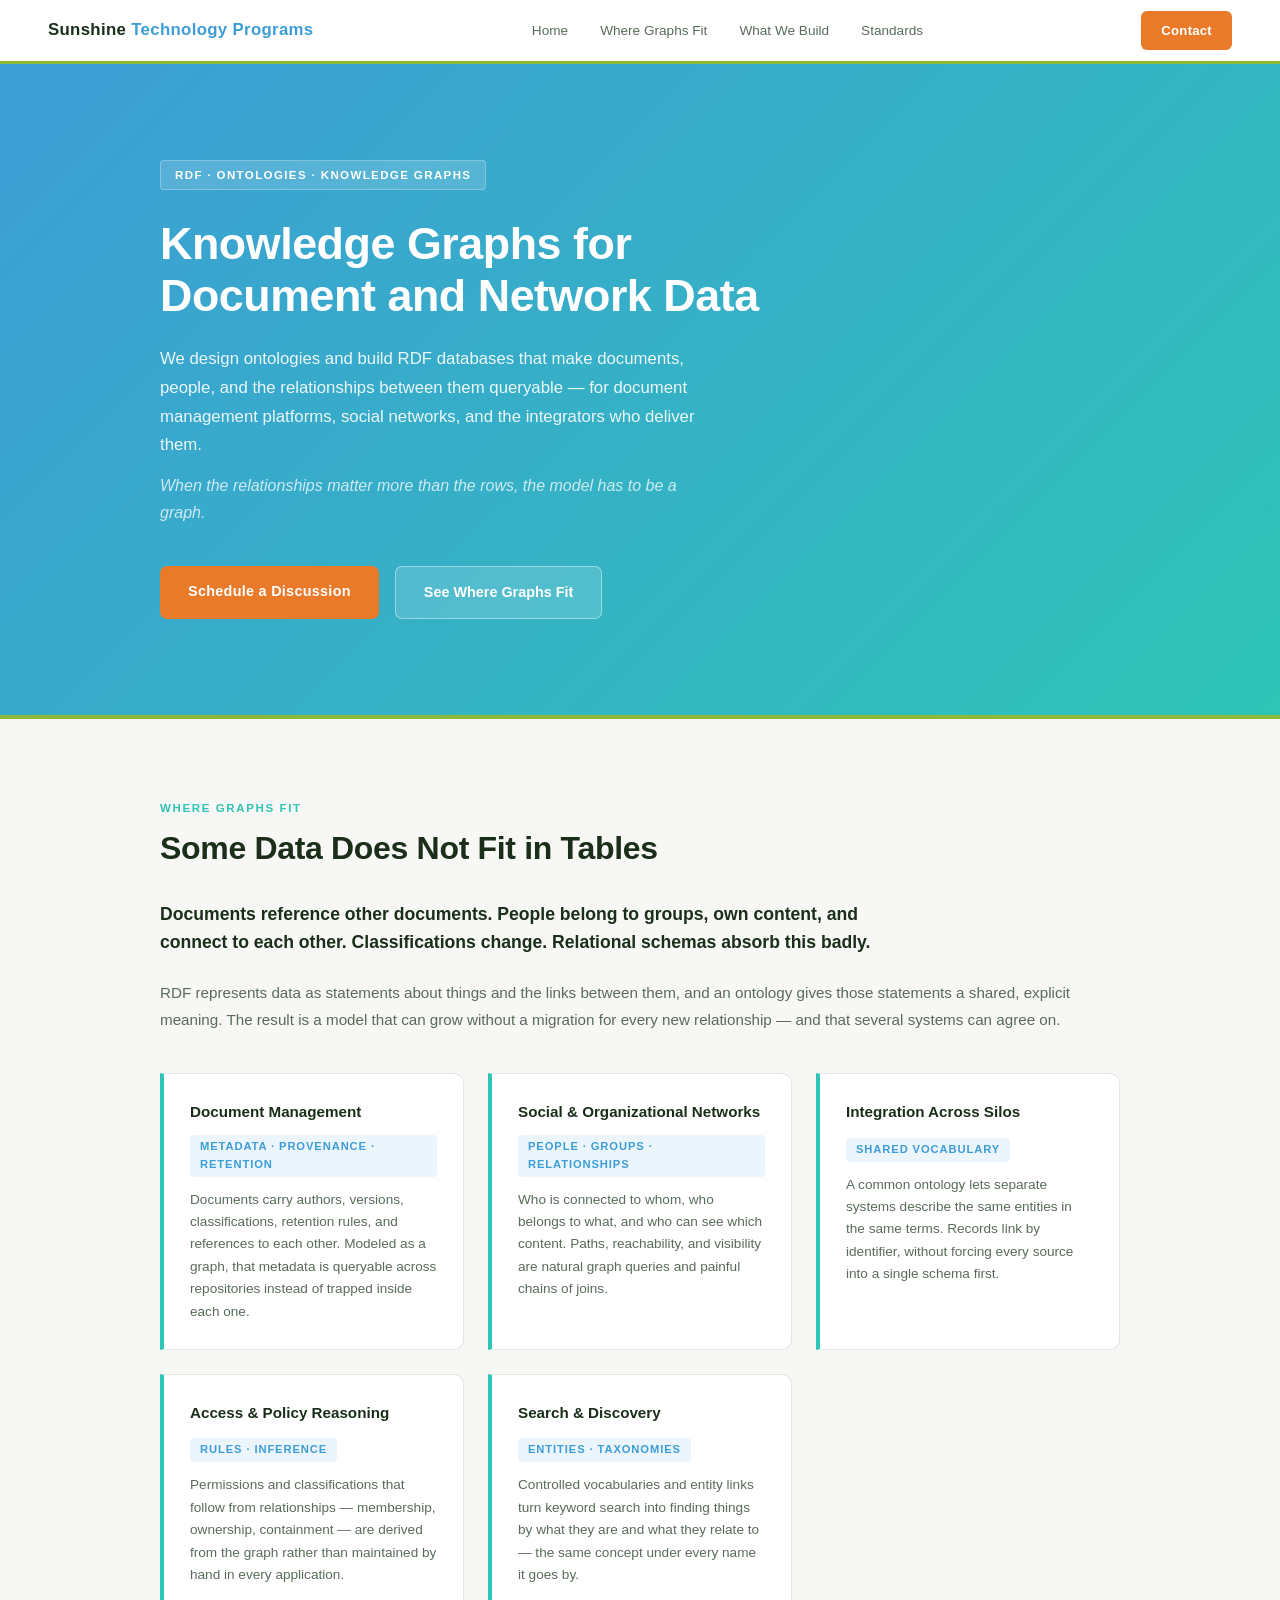
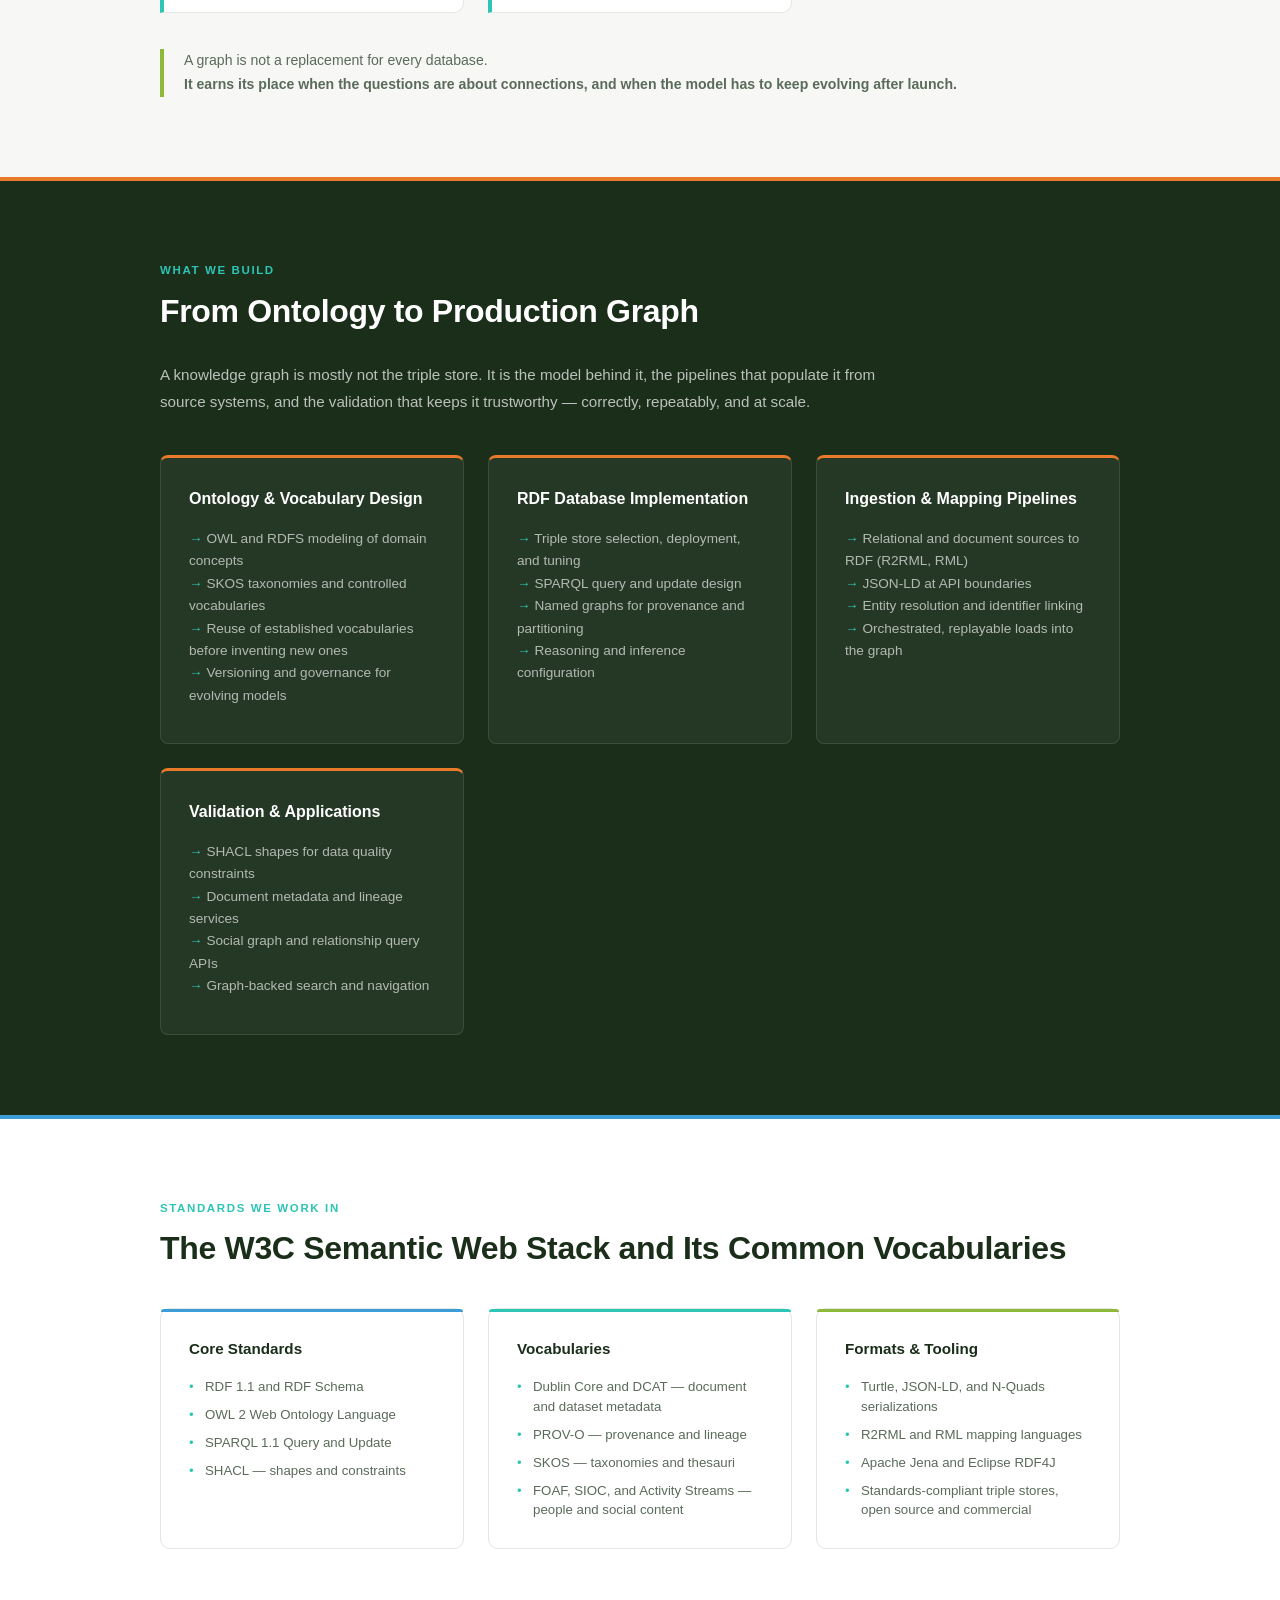
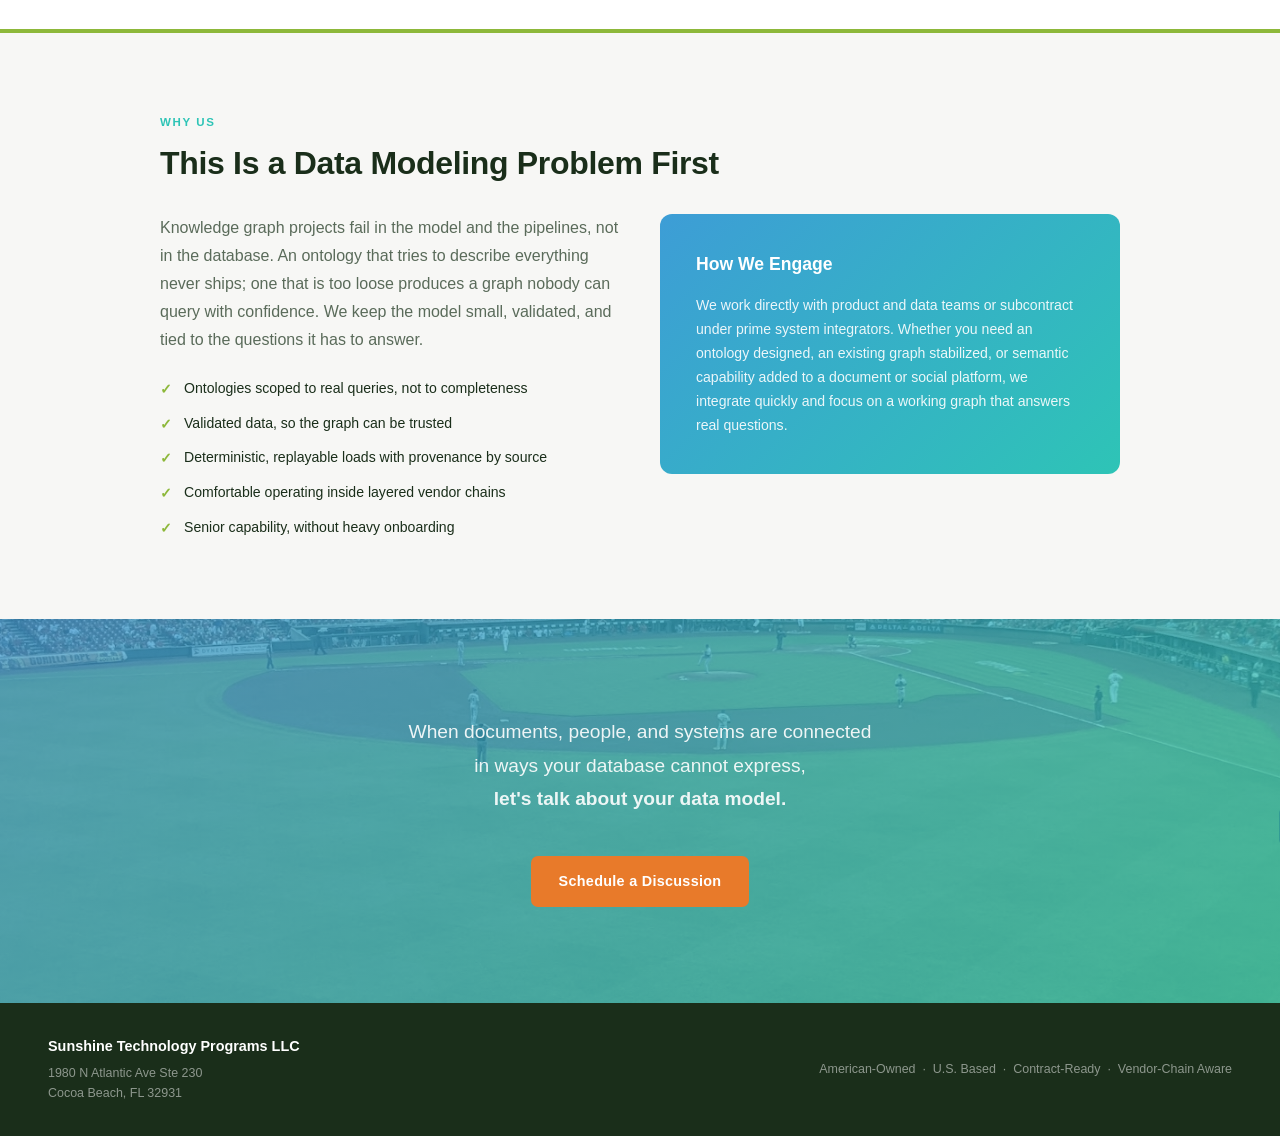
<file: knowledge-graphs/index.html>
<!DOCTYPE html>
<html lang="en">
<head>
  <meta charset="UTF-8">
  <meta name="viewport" content="width=device-width, initial-scale=1.0">
  <title>RDF Databases, Ontologies &amp; Knowledge Graph Development — Sunshine Technology Programs</title>
  <meta name="description" content="RDF database implementation, ontology design, and knowledge graph development for document management and social network data. OWL, SKOS, SPARQL, SHACL, and JSON-LD, built with replayable ingestion pipelines.">
  <meta name="keywords" content="RDF database consulting, ontology development, knowledge graph development, triple store implementation, SPARQL consulting, OWL ontology design, SHACL validation, SKOS taxonomy, JSON-LD, semantic document management, social network graph data, linked data">
  <link rel="canonical" href="https://sunshinetechnologyprograms.com/knowledge-graphs/">

  <style>
    /* ─── Reset & Base ─────────────────────────────────────── */
    *, *::before, *::after { box-sizing: border-box; margin: 0; padding: 0; }

    :root {
      --blue:       #3D9DD6;
      --teal:       #2EC4B6;
      --green:      #8DB83A;
      --orange:     #E87A2A;
      --dark:       #1A2E1A;
      --off-white:  #F7F7F5;
      --border:     #e2e8e2;
      --text:       #1A2E1A;
      --text-muted: #5a6b5a;
    }

    html { scroll-behavior: smooth; }

    body {
      font-family: -apple-system, BlinkMacSystemFont, 'Segoe UI', 'Helvetica Neue', Arial, sans-serif;
      color: var(--text);
      background: #fff;
      line-height: 1.6;
      font-size: 16px;
    }

    a { color: inherit; text-decoration: none; }

    /* ─── Nav ──────────────────────────────────────────────── */
    nav {
      position: sticky;
      top: 0;
      z-index: 100;
      background: #fff;
      border-bottom: 3px solid var(--green);
      padding: 0 48px;
      display: flex;
      align-items: center;
      justify-content: space-between;
      height: 64px;
    }

    .nav-logo {
      font-size: 1.05rem;
      font-weight: 800;
      letter-spacing: 0.02em;
      color: var(--dark);
    }

    .nav-logo span { color: var(--blue); }

    .nav-links {
      display: flex;
      gap: 32px;
      list-style: none;
      font-size: 0.85rem;
      font-weight: 500;
      color: var(--text-muted);
    }

    .nav-links a:hover { color: var(--blue); }

    .nav-cta {
      background: var(--orange);
      color: #fff;
      padding: 9px 20px;
      border-radius: 6px;
      font-size: 0.82rem;
      font-weight: 600;
      letter-spacing: 0.02em;
      transition: background 0.15s;
    }

    .nav-cta:hover { background: #d06820; }

    .nav-toggle {
      display: none;
      background: none;
      border: 0;
      padding: 8px;
      margin-right: -8px;
      cursor: pointer;
    }

    .nav-toggle span {
      display: block;
      width: 22px;
      height: 2px;
      margin: 5px 0;
      background: var(--dark);
      border-radius: 1px;
      transition: transform 0.2s, opacity 0.2s;
    }

    nav.open .nav-toggle span:nth-child(1) { transform: translateY(7px) rotate(45deg); }
    nav.open .nav-toggle span:nth-child(2) { opacity: 0; }
    nav.open .nav-toggle span:nth-child(3) { transform: translateY(-7px) rotate(-45deg); }

    /* ─── Hero ─────────────────────────────────────────────── */
    .hero {
      background: linear-gradient(135deg, var(--blue) 0%, var(--teal) 100%);
      color: #fff;
      padding: 96px 48px;
      position: relative;
      overflow: hidden;
      min-height: 440px;
      display: flex;
      align-items: center;
    }

    .hero-inner {
      max-width: 960px;
      margin: 0 auto;
      width: 100%;
      position: relative;
      z-index: 1;
    }

    .hero-eyebrow {
      display: inline-block;
      background: rgba(255,255,255,0.15);
      border: 1px solid rgba(255,255,255,0.25);
      color: #fff;
      font-size: 0.72rem;
      font-weight: 700;
      letter-spacing: 0.12em;
      text-transform: uppercase;
      padding: 5px 14px;
      border-radius: 4px;
      margin-bottom: 28px;
    }

    .hero h1 {
      font-size: clamp(2rem, 4vw, 2.8rem);
      font-weight: 800;
      line-height: 1.15;
      margin-bottom: 24px;
      letter-spacing: -0.01em;
      max-width: 640px;
    }

    .hero p {
      font-size: 1.05rem;
      line-height: 1.7;
      opacity: 0.9;
      max-width: 560px;
      margin-bottom: 12px;
    }

    .hero p.tagline {
      font-size: 1rem;
      font-style: italic;
      opacity: 0.75;
      margin-bottom: 40px;
    }

    .hero-actions {
      display: flex;
      gap: 16px;
      flex-wrap: wrap;
    }

    .btn-primary {
      background: var(--orange);
      color: #fff;
      padding: 14px 28px;
      border-radius: 7px;
      font-weight: 700;
      font-size: 0.9rem;
      letter-spacing: 0.02em;
      display: inline-block;
      transition: background 0.15s;
    }

    .btn-primary:hover { background: #d06820; }

    .btn-secondary {
      background: rgba(255,255,255,0.15);
      border: 1px solid rgba(255,255,255,0.4);
      color: #fff;
      padding: 14px 28px;
      border-radius: 7px;
      font-weight: 600;
      font-size: 0.9rem;
      display: inline-block;
      transition: background 0.15s;
    }

    .btn-secondary:hover { background: rgba(255,255,255,0.25); }

    /* ─── Section wrapper ──────────────────────────────────── */
    section {
      padding: 80px 48px;
    }

    .section-inner {
      max-width: 960px;
      margin: 0 auto;
    }

    .section-label {
      font-size: 0.72rem;
      font-weight: 700;
      letter-spacing: 0.14em;
      text-transform: uppercase;
      color: var(--teal);
      margin-bottom: 12px;
    }

    .section-header {
      font-size: clamp(1.4rem, 3vw, 2rem);
      font-weight: 800;
      line-height: 1.2;
      margin-bottom: 32px;
      letter-spacing: -0.01em;
    }

    .section-body {
      font-size: 0.95rem;
      color: var(--text-muted);
      line-height: 1.75;
    }

    /* ─── Mandate section ──────────────────────────────────── */
    .section-mandate {
      background: var(--off-white);
      border-top: 4px solid var(--green);
    }

    .mandate-intro {
      font-size: 1.1rem;
      font-weight: 600;
      color: var(--dark);
      margin-bottom: 24px;
      line-height: 1.6;
      max-width: 720px;
    }

    .mandate-grid {
      display: grid;
      grid-template-columns: repeat(auto-fit, minmax(280px, 1fr));
      gap: 24px;
      margin-top: 40px;
    }

    .mandate-card {
      background: #fff;
      border: 1px solid var(--border);
      border-left: 4px solid var(--teal);
      border-radius: 0 10px 10px 0;
      padding: 26px;
    }

    .mandate-card h3 {
      font-size: 0.95rem;
      font-weight: 700;
      color: var(--dark);
      margin-bottom: 10px;
    }

    .mandate-card .rule {
      display: inline-block;
      font-size: 0.7rem;
      font-weight: 700;
      letter-spacing: 0.08em;
      text-transform: uppercase;
      color: var(--blue);
      background: rgba(61,157,214,0.1);
      padding: 3px 10px;
      border-radius: 4px;
      margin-bottom: 12px;
    }

    .mandate-card p {
      font-size: 0.85rem;
      color: var(--text-muted);
      line-height: 1.65;
    }

    .mandate-footer {
      margin-top: 36px;
      font-size: 0.88rem;
      color: var(--text-muted);
      border-left: 4px solid var(--green);
      padding-left: 20px;
      line-height: 1.7;
    }

    /* ─── Build section (dark) ─────────────────────────────── */
    .section-build {
      background: var(--dark);
      color: #fff;
      border-top: 4px solid var(--orange);
    }

    .section-build .section-label { color: var(--teal); }
    .section-build .section-header { color: #fff; }
    .section-build .section-body { color: rgba(255,255,255,0.7); max-width: 720px; }

    .build-grid {
      display: grid;
      grid-template-columns: repeat(auto-fit, minmax(280px, 1fr));
      gap: 24px;
      margin-top: 40px;
    }

    .build-card {
      background: rgba(255,255,255,0.05);
      border: 1px solid rgba(255,255,255,0.1);
      border-top: 3px solid var(--orange);
      border-radius: 8px;
      padding: 28px;
    }

    .build-card h3 {
      font-size: 1rem;
      font-weight: 700;
      color: #fff;
      margin-bottom: 16px;
    }

    .build-card ul {
      list-style: none;
      margin: 8px 0;
    }

    .build-card li {
      font-size: 0.85rem;
      color: rgba(255,255,255,0.65);
      line-height: 1.65;
    }

    .build-card ul li::before {
      content: '→ ';
      color: var(--teal);
    }

    /* ─── Standards section ────────────────────────────────── */
    .section-standards {
      border-top: 4px solid var(--blue);
    }

    .standards-grid {
      display: grid;
      grid-template-columns: repeat(auto-fit, minmax(280px, 1fr));
      gap: 24px;
      margin-top: 40px;
    }

    .standard-card {
      border: 1px solid var(--border);
      border-radius: 10px;
      padding: 28px;
      position: relative;
    }

    .standard-card::before {
      content: '';
      position: absolute;
      top: 0; left: 0; right: 0;
      height: 3px;
      border-radius: 10px 10px 0 0;
    }

    .standard-card:nth-child(1)::before { background: var(--blue); }
    .standard-card:nth-child(2)::before { background: var(--teal); }
    .standard-card:nth-child(3)::before { background: var(--green); }

    .standard-card h3 {
      font-size: 0.95rem;
      font-weight: 700;
      margin-bottom: 16px;
      color: var(--dark);
    }

    .standard-card ul {
      list-style: none;
      display: flex;
      flex-direction: column;
      gap: 8px;
    }

    .standard-card ul li {
      font-size: 0.83rem;
      color: var(--text-muted);
      padding-left: 16px;
      position: relative;
      line-height: 1.5;
    }

    .standard-card ul li::before {
      content: '•';
      position: absolute;
      left: 0;
      color: var(--teal);
    }

    /* ─── Why Us ───────────────────────────────────────────── */
    .section-why {
      background: var(--off-white);
      border-top: 4px solid var(--green);
    }

    .why-grid {
      display: grid;
      grid-template-columns: 1fr 1fr;
      gap: 40px;
      align-items: start;
      margin-top: 16px;
    }

    .why-intro {
      font-size: 1rem;
      color: var(--text-muted);
      line-height: 1.75;
      margin-bottom: 24px;
    }

    .why-list {
      list-style: none;
      display: flex;
      flex-direction: column;
      gap: 12px;
    }

    .why-list li {
      display: flex;
      align-items: flex-start;
      gap: 12px;
      font-size: 0.88rem;
      color: var(--text);
      line-height: 1.5;
    }

    .why-list li::before {
      content: '✓';
      color: var(--green);
      font-weight: 800;
      font-size: 0.9rem;
      flex-shrink: 0;
      margin-top: 1px;
    }

    .why-callout {
      background: linear-gradient(135deg, var(--blue), var(--teal));
      color: #fff;
      border-radius: 12px;
      padding: 36px;
    }

    .why-callout h3 {
      font-size: 1.1rem;
      font-weight: 700;
      margin-bottom: 16px;
    }

    .why-callout p {
      font-size: 0.88rem;
      line-height: 1.7;
      opacity: 0.9;
    }

    /* ─── Final CTA ────────────────────────────────────────── */
    .section-cta {
      background:
        linear-gradient(135deg, rgba(61,157,214,0.72) 0%, rgba(46,196,182,0.72) 100%),
        url('../img/baseball.png') top / cover;
      color: #fff;
      text-align: center;
      padding: 96px 48px;
    }

    .section-cta p {
      font-size: 1.2rem;
      line-height: 1.75;
      opacity: 0.9;
      max-width: 560px;
      margin: 0 auto 40px;
    }

    .section-cta p em {
      font-style: normal;
      font-weight: 700;
      color: #fff;
    }

    /* ─── Footer ───────────────────────────────────────────── */
    footer {
      background: var(--dark);
      color: rgba(255,255,255,0.5);
      padding: 32px 48px;
      display: flex;
      justify-content: space-between;
      align-items: center;
      font-size: 0.78rem;
    }

    .footer-logo {
      font-weight: 700;
      color: #fff;
      font-size: 0.9rem;
    }

    .footer-address {
      font-style: normal;
      margin-top: 6px;
    }

    /* ─── Responsive ───────────────────────────────────────── */
    @media (max-width: 700px) {
      .why-grid { grid-template-columns: 1fr; }
    }

    @media (max-width: 768px) {
      nav { padding: 0 24px; gap: 12px; }
      .nav-logo { font-size: 0.9rem; line-height: 1.25; }
      .nav-logo span { display: block; }
      .nav-cta { margin-left: auto; white-space: nowrap; }
      .nav-toggle { display: block; }
      .nav-links {
        display: none;
        position: absolute;
        top: 100%;
        left: 0;
        right: 0;
        margin-top: 3px;
        flex-direction: column;
        gap: 0;
        padding: 8px 24px;
        background: #fff;
        border-bottom: 1px solid var(--border);
        box-shadow: 0 8px 16px rgba(0,0,0,0.08);
        font-size: 0.95rem;
      }
      nav.open .nav-links { display: flex; }
      .nav-links a { display: block; padding: 12px 0; }
      section { padding: 60px 24px; }
      .hero { padding: 64px 24px; min-height: auto; }
      footer { padding: 24px; flex-direction: column; gap: 8px; text-align: center; }
    }
  </style>
</head>
<body>

<!-- ─── Nav ──────────────────────────────────────────────────── -->
<nav>
  <a href="/" class="nav-logo">Sunshine <span>Technology Programs</span></a>
  <ul class="nav-links" id="nav-links">
    <li><a href="/">Home</a></li>
    <li><a href="#fit">Where Graphs Fit</a></li>
    <li><a href="#build">What We Build</a></li>
    <li><a href="#standards">Standards</a></li>
  </ul>
  <a href="https://calendly.com/sunshinetechnologyprograms/30min" target="_blank" rel="noopener" class="nav-cta">Contact</a>
  <button class="nav-toggle" type="button" aria-label="Menu" aria-expanded="false" aria-controls="nav-links">
    <span></span><span></span><span></span>
  </button>
</nav>

<!-- ─── Hero ─────────────────────────────────────────────────── -->
<section class="hero">
  <div class="hero-inner">
    <div class="hero-eyebrow">RDF &middot; Ontologies &middot; Knowledge Graphs</div>
    <h1>Knowledge Graphs for Document and Network Data</h1>
    <p>We design ontologies and build RDF databases that make documents, people, and the relationships between them queryable — for document management platforms, social networks, and the integrators who deliver them.</p>
    <p class="tagline">When the relationships matter more than the rows, the model has to be a graph.</p>
    <div class="hero-actions">
      <a href="https://calendly.com/sunshinetechnologyprograms/30min" target="_blank" rel="noopener" class="btn-primary">Schedule a Discussion</a>
      <a href="#fit" class="btn-secondary">See Where Graphs Fit</a>
    </div>
  </div>
</section>

<!-- ─── Where Graphs Fit ─────────────────────────────────────── -->
<section class="section-mandate" id="fit">
  <div class="section-inner">
    <div class="section-label">Where Graphs Fit</div>
    <h2 class="section-header">Some Data Does Not Fit in Tables</h2>
    <p class="mandate-intro">Documents reference other documents. People belong to groups, own content, and connect to each other. Classifications change. Relational schemas absorb this badly.</p>
    <p class="section-body">RDF represents data as statements about things and the links between them, and an ontology gives those statements a shared, explicit meaning. The result is a model that can grow without a migration for every new relationship — and that several systems can agree on.</p>
    <div class="mandate-grid">

      <div class="mandate-card">
        <h3>Document Management</h3>
        <div class="rule">Metadata &middot; Provenance &middot; Retention</div>
        <p>Documents carry authors, versions, classifications, retention rules, and references to each other. Modeled as a graph, that metadata is queryable across repositories instead of trapped inside each one.</p>
      </div>

      <div class="mandate-card">
        <h3>Social &amp; Organizational Networks</h3>
        <div class="rule">People &middot; Groups &middot; Relationships</div>
        <p>Who is connected to whom, who belongs to what, and who can see which content. Paths, reachability, and visibility are natural graph queries and painful chains of joins.</p>
      </div>

      <div class="mandate-card">
        <h3>Integration Across Silos</h3>
        <div class="rule">Shared Vocabulary</div>
        <p>A common ontology lets separate systems describe the same entities in the same terms. Records link by identifier, without forcing every source into a single schema first.</p>
      </div>

      <div class="mandate-card">
        <h3>Access &amp; Policy Reasoning</h3>
        <div class="rule">Rules &middot; Inference</div>
        <p>Permissions and classifications that follow from relationships — membership, ownership, containment — are derived from the graph rather than maintained by hand in every application.</p>
      </div>

      <div class="mandate-card">
        <h3>Search &amp; Discovery</h3>
        <div class="rule">Entities &middot; Taxonomies</div>
        <p>Controlled vocabularies and entity links turn keyword search into finding things by what they are and what they relate to — the same concept under every name it goes by.</p>
      </div>

    </div>
    <p class="mandate-footer">
      A graph is not a replacement for every database.<br><strong>It earns its place when the questions are about connections, and when the model has to keep evolving after launch.</strong>
    </p>
  </div>
</section>

<!-- ─── What We Build ────────────────────────────────────────── -->
<section class="section-build" id="build">
  <div class="section-inner">
    <div class="section-label">What We Build</div>
    <h2 class="section-header">From Ontology to Production Graph</h2>
    <p class="section-body">A knowledge graph is mostly not the triple store. It is the model behind it, the pipelines that populate it from source systems, and the validation that keeps it trustworthy — correctly, repeatably, and at scale.</p>
    <div class="build-grid">

      <div class="build-card">
        <h3>Ontology &amp; Vocabulary Design</h3>
        <ul>
          <li>OWL and RDFS modeling of domain concepts</li>
          <li>SKOS taxonomies and controlled vocabularies</li>
          <li>Reuse of established vocabularies before inventing new ones</li>
          <li>Versioning and governance for evolving models</li>
        </ul>
      </div>

      <div class="build-card">
        <h3>RDF Database Implementation</h3>
        <ul>
          <li>Triple store selection, deployment, and tuning</li>
          <li>SPARQL query and update design</li>
          <li>Named graphs for provenance and partitioning</li>
          <li>Reasoning and inference configuration</li>
        </ul>
      </div>

      <div class="build-card">
        <h3>Ingestion &amp; Mapping Pipelines</h3>
        <ul>
          <li>Relational and document sources to RDF (R2RML, RML)</li>
          <li>JSON-LD at API boundaries</li>
          <li>Entity resolution and identifier linking</li>
          <li>Orchestrated, replayable loads into the graph</li>
        </ul>
      </div>

      <div class="build-card">
        <h3>Validation &amp; Applications</h3>
        <ul>
          <li>SHACL shapes for data quality constraints</li>
          <li>Document metadata and lineage services</li>
          <li>Social graph and relationship query APIs</li>
          <li>Graph-backed search and navigation</li>
        </ul>
      </div>

    </div>
  </div>
</section>

<!-- ─── Standards ────────────────────────────────────────────── -->
<section class="section-standards" id="standards">
  <div class="section-inner">
    <div class="section-label">Standards We Work In</div>
    <h2 class="section-header">The W3C Semantic Web Stack and Its Common Vocabularies</h2>
    <div class="standards-grid">

      <div class="standard-card">
        <h3>Core Standards</h3>
        <ul>
          <li>RDF 1.1 and RDF Schema</li>
          <li>OWL 2 Web Ontology Language</li>
          <li>SPARQL 1.1 Query and Update</li>
          <li>SHACL — shapes and constraints</li>
        </ul>
      </div>

      <div class="standard-card">
        <h3>Vocabularies</h3>
        <ul>
          <li>Dublin Core and DCAT — document and dataset metadata</li>
          <li>PROV-O — provenance and lineage</li>
          <li>SKOS — taxonomies and thesauri</li>
          <li>FOAF, SIOC, and Activity Streams — people and social content</li>
        </ul>
      </div>

      <div class="standard-card">
        <h3>Formats &amp; Tooling</h3>
        <ul>
          <li>Turtle, JSON-LD, and N-Quads serializations</li>
          <li>R2RML and RML mapping languages</li>
          <li>Apache Jena and Eclipse RDF4J</li>
          <li>Standards-compliant triple stores, open source and commercial</li>
        </ul>
      </div>

    </div>
  </div>
</section>

<!-- ─── Why Us ────────────────────────────────────────────────── -->
<section class="section-why" id="why">
  <div class="section-inner">
    <div class="section-label">Why Us</div>
    <h2 class="section-header">This Is a Data Modeling Problem First</h2>
    <div class="why-grid">
      <div>
        <p class="why-intro">Knowledge graph projects fail in the model and the pipelines, not in the database. An ontology that tries to describe everything never ships; one that is too loose produces a graph nobody can query with confidence. We keep the model small, validated, and tied to the questions it has to answer.</p>
        <ul class="why-list">
          <li>Ontologies scoped to real queries, not to completeness</li>
          <li>Validated data, so the graph can be trusted</li>
          <li>Deterministic, replayable loads with provenance by source</li>
          <li>Comfortable operating inside layered vendor chains</li>
          <li>Senior capability, without heavy onboarding</li>
        </ul>
      </div>
      <div class="why-callout">
        <h3>How We Engage</h3>
        <p>We work directly with product and data teams or subcontract under prime system integrators. Whether you need an ontology designed, an existing graph stabilized, or semantic capability added to a document or social platform, we integrate quickly and focus on a working graph that answers real questions.</p>
      </div>
    </div>
  </div>
</section>

<!-- ─── Final CTA ─────────────────────────────────────────────── -->
<section class="section-cta" id="cta">
  <p>
    When documents, people, and systems are connected<br>
    in ways your database cannot express,<br>
    <em>let's talk about your data model.</em>
  </p>
  <a href="https://calendly.com/sunshinetechnologyprograms/30min" target="_blank" rel="noopener" class="btn-primary">Schedule a Discussion</a>
</section>

<!-- ─── Footer ────────────────────────────────────────────────── -->
<footer>
  <div>
    <div class="footer-logo">Sunshine Technology Programs LLC</div>
    <address class="footer-address">1980 N Atlantic Ave Ste 230<br>Cocoa Beach, FL 32931</address>
  </div>
  <div>American-Owned &nbsp;·&nbsp; U.S. Based &nbsp;·&nbsp; Contract-Ready &nbsp;·&nbsp; Vendor-Chain Aware</div>
</footer>

<script>
  (function () {
    var nav = document.querySelector('nav');
    var toggle = nav.querySelector('.nav-toggle');
    function setOpen(open) {
      nav.classList.toggle('open', open);
      toggle.setAttribute('aria-expanded', open);
    }
    toggle.addEventListener('click', function () { setOpen(!nav.classList.contains('open')); });
    nav.querySelector('.nav-links').addEventListener('click', function (e) {
      if (e.target.closest('a')) setOpen(false);
    });
  })();
</script>

</body>
</html>
</file>
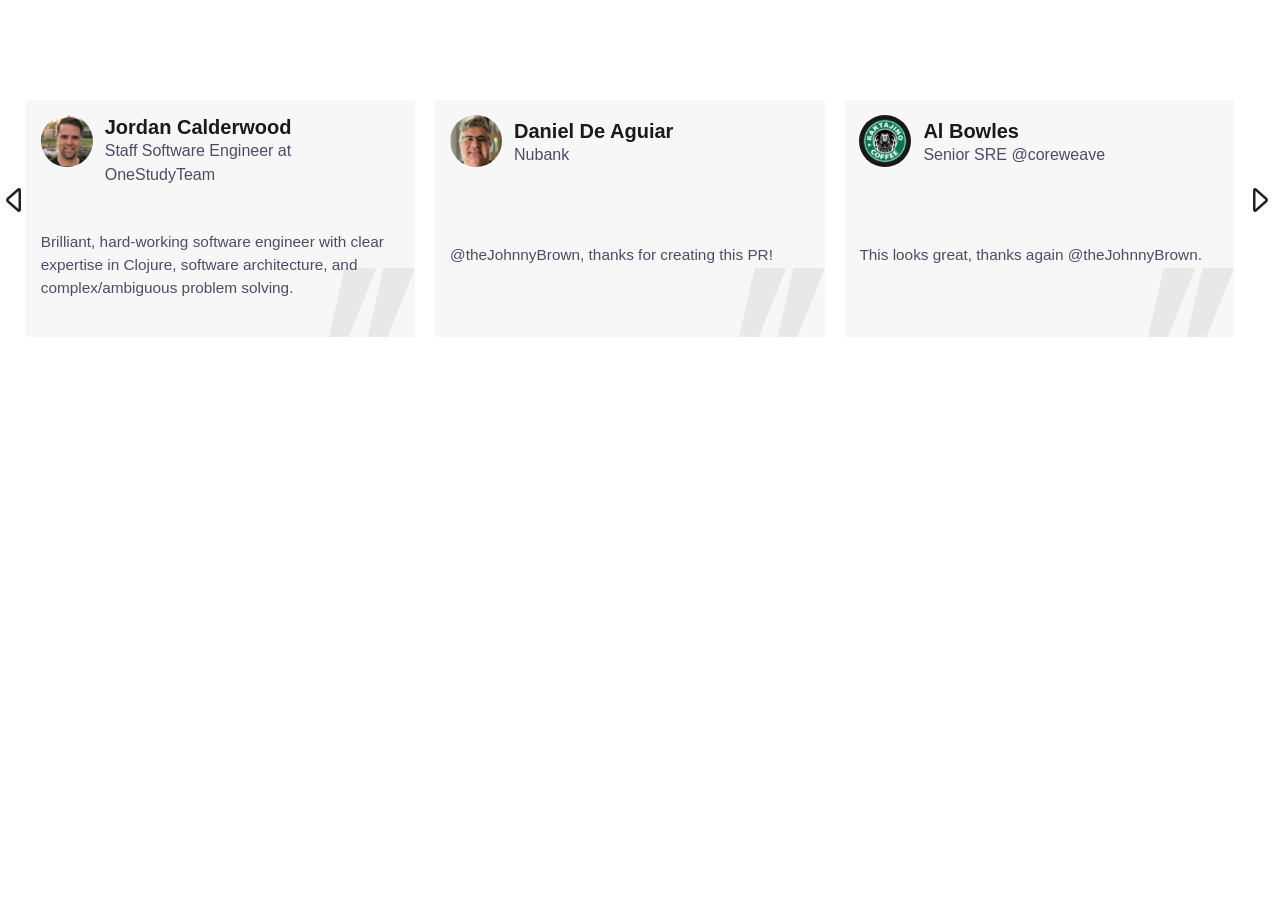
<file: reviews-iframe/index.html>
<!doctype html>
<html>
  <head>
    <!-- <link rel="stylesheet" href="/css/styles.css"> -->
    <meta charset="utf-8" />
    <title>Sunshine Reviews</title>
  </head>
  <body>
    <div id="sunshineReviewsRoot"></div>
    <script src="./js/main.js"></script>
  </body>
</html>
</file>
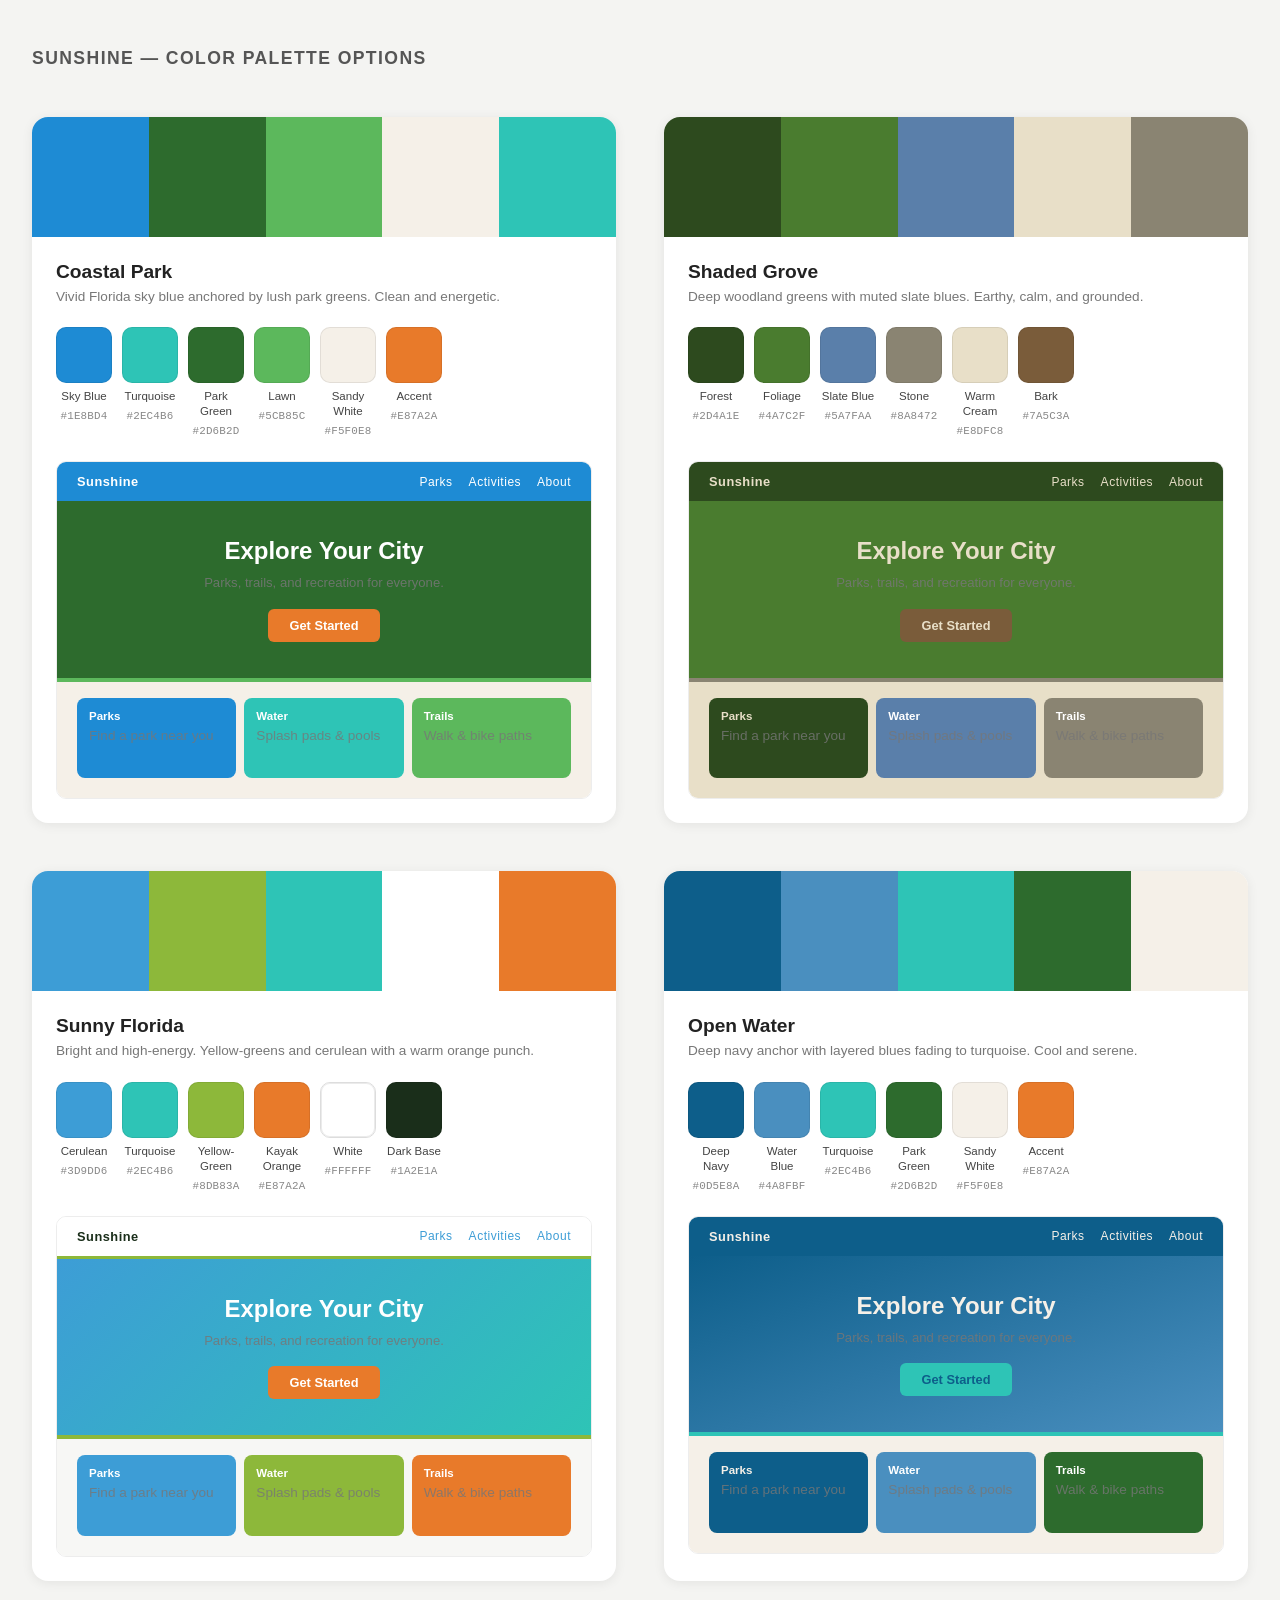
<file: palette-preview.html>
<!DOCTYPE html>
<html lang="en">
<head>
  <meta charset="UTF-8">
  <meta name="viewport" content="width=device-width, initial-scale=1.0">
  <title>Sunshine — Color Palette Options</title>
  <style>
    * { box-sizing: border-box; margin: 0; padding: 0; }

    body {
      font-family: -apple-system, BlinkMacSystemFont, 'Segoe UI', sans-serif;
      background: #f4f4f2;
      padding: 48px 32px;
      color: #222;
    }

    h1 {
      font-size: 1.1rem;
      font-weight: 600;
      letter-spacing: 0.08em;
      text-transform: uppercase;
      color: #555;
      margin-bottom: 48px;
    }

    .palettes {
      display: grid;
      grid-template-columns: repeat(auto-fit, minmax(540px, 1fr));
      gap: 48px;
    }

    .palette {
      background: #fff;
      border-radius: 16px;
      overflow: hidden;
      box-shadow: 0 2px 12px rgba(0,0,0,0.07);
    }

    .palette-hero {
      height: 120px;
      display: flex;
    }

    .palette-hero .strip {
      flex: 1;
    }

    .palette-meta {
      padding: 24px;
    }

    .palette-meta h2 {
      font-size: 1.2rem;
      font-weight: 700;
      margin-bottom: 4px;
    }

    .palette-meta p {
      font-size: 0.85rem;
      color: #777;
      margin-bottom: 20px;
      line-height: 1.5;
    }

    .swatches {
      display: flex;
      flex-wrap: wrap;
      gap: 10px;
    }

    .swatch {
      display: flex;
      flex-direction: column;
      align-items: center;
      gap: 6px;
    }

    .swatch-block {
      width: 56px;
      height: 56px;
      border-radius: 10px;
      box-shadow: inset 0 0 0 1px rgba(0,0,0,0.08);
    }

    .swatch-label {
      font-size: 0.68rem;
      color: #888;
      font-family: monospace;
      letter-spacing: 0.02em;
    }

    .swatch-name {
      font-size: 0.72rem;
      color: #444;
      font-weight: 500;
      text-align: center;
      max-width: 56px;
      line-height: 1.3;
    }

    /* Preview card mockup */
    .preview {
      margin-top: 24px;
      border-radius: 10px;
      overflow: hidden;
      border: 1px solid rgba(0,0,0,0.07);
    }

    .preview-nav {
      display: flex;
      align-items: center;
      justify-content: space-between;
      padding: 12px 20px;
      font-size: 0.8rem;
      font-weight: 600;
      letter-spacing: 0.04em;
    }

    .preview-nav-links {
      display: flex;
      gap: 16px;
      font-weight: 400;
      font-size: 0.75rem;
    }

    .preview-hero {
      padding: 36px 20px;
      text-align: center;
    }

    .preview-hero h3 {
      font-size: 1.5rem;
      font-weight: 800;
      margin-bottom: 8px;
    }

    .preview-hero p {
      font-size: 0.82rem;
      opacity: 0.85;
      margin-bottom: 16px;
    }

    .preview-btn {
      display: inline-block;
      padding: 9px 22px;
      border-radius: 6px;
      font-size: 0.8rem;
      font-weight: 600;
      text-decoration: none;
      cursor: pointer;
      border: none;
    }

    .divider { height: 1px; }

    .preview-cards {
      display: flex;
      gap: 8px;
      padding: 16px 20px 20px;
    }

    .preview-card {
      flex: 1;
      border-radius: 8px;
      padding: 12px;
      font-size: 0.72rem;
      font-weight: 600;
    }

    .preview-card p {
      margin-top: 4px;
      font-weight: 400;
      opacity: 0.8;
    }
  </style>
</head>
<body>

<h1>Sunshine — Color Palette Options</h1>

<div class="palettes">

  <!-- ─── PALETTE 1: Coastal Park ─────────────────────────── -->
  <div class="palette">
    <div class="palette-hero">
      <div class="strip" style="background:#1E8BD4"></div>
      <div class="strip" style="background:#2D6B2D"></div>
      <div class="strip" style="background:#5CB85C"></div>
      <div class="strip" style="background:#F5F0E8"></div>
      <div class="strip" style="background:#2EC4B6"></div>
    </div>
    <div class="palette-meta">
      <h2>Coastal Park</h2>
      <p>Vivid Florida sky blue anchored by lush park greens. Clean and energetic.</p>
      <div class="swatches">
        <div class="swatch"><div class="swatch-block" style="background:#1E8BD4"></div><div class="swatch-name">Sky Blue</div><div class="swatch-label">#1E8BD4</div></div>
        <div class="swatch"><div class="swatch-block" style="background:#2EC4B6"></div><div class="swatch-name">Turquoise</div><div class="swatch-label">#2EC4B6</div></div>
        <div class="swatch"><div class="swatch-block" style="background:#2D6B2D"></div><div class="swatch-name">Park Green</div><div class="swatch-label">#2D6B2D</div></div>
        <div class="swatch"><div class="swatch-block" style="background:#5CB85C"></div><div class="swatch-name">Lawn</div><div class="swatch-label">#5CB85C</div></div>
        <div class="swatch"><div class="swatch-block" style="background:#F5F0E8"></div><div class="swatch-name">Sandy White</div><div class="swatch-label">#F5F0E8</div></div>
        <div class="swatch"><div class="swatch-block" style="background:#E87A2A"></div><div class="swatch-name">Accent</div><div class="swatch-label">#E87A2A</div></div>
      </div>

      <!-- Mockup -->
      <div class="preview">
        <div class="preview-nav" style="background:#1E8BD4; color:#fff;">
          Sunshine
          <div class="preview-nav-links">
            <span>Parks</span><span>Activities</span><span>About</span>
          </div>
        </div>
        <div class="preview-hero" style="background:#2D6B2D; color:#fff;">
          <h3>Explore Your City</h3>
          <p>Parks, trails, and recreation for everyone.</p>
          <button class="preview-btn" style="background:#E87A2A; color:#fff;">Get Started</button>
        </div>
        <div class="divider" style="background:#5CB85C; height:4px;"></div>
        <div class="preview-cards" style="background:#F5F0E8;">
          <div class="preview-card" style="background:#1E8BD4; color:#fff;">Parks<p>Find a park near you</p></div>
          <div class="preview-card" style="background:#2EC4B6; color:#fff;">Water<p>Splash pads & pools</p></div>
          <div class="preview-card" style="background:#5CB85C; color:#fff;">Trails<p>Walk & bike paths</p></div>
        </div>
      </div>
    </div>
  </div>

  <!-- ─── PALETTE 2: Shaded Grove ─────────────────────────── -->
  <div class="palette">
    <div class="palette-hero">
      <div class="strip" style="background:#2D4A1E"></div>
      <div class="strip" style="background:#4A7C2F"></div>
      <div class="strip" style="background:#5A7FAA"></div>
      <div class="strip" style="background:#E8DFC8"></div>
      <div class="strip" style="background:#8A8472"></div>
    </div>
    <div class="palette-meta">
      <h2>Shaded Grove</h2>
      <p>Deep woodland greens with muted slate blues. Earthy, calm, and grounded.</p>
      <div class="swatches">
        <div class="swatch"><div class="swatch-block" style="background:#2D4A1E"></div><div class="swatch-name">Forest</div><div class="swatch-label">#2D4A1E</div></div>
        <div class="swatch"><div class="swatch-block" style="background:#4A7C2F"></div><div class="swatch-name">Foliage</div><div class="swatch-label">#4A7C2F</div></div>
        <div class="swatch"><div class="swatch-block" style="background:#5A7FAA"></div><div class="swatch-name">Slate Blue</div><div class="swatch-label">#5A7FAA</div></div>
        <div class="swatch"><div class="swatch-block" style="background:#8A8472"></div><div class="swatch-name">Stone</div><div class="swatch-label">#8A8472</div></div>
        <div class="swatch"><div class="swatch-block" style="background:#E8DFC8"></div><div class="swatch-name">Warm Cream</div><div class="swatch-label">#E8DFC8</div></div>
        <div class="swatch"><div class="swatch-block" style="background:#7A5C3A"></div><div class="swatch-name">Bark</div><div class="swatch-label">#7A5C3A</div></div>
      </div>

      <!-- Mockup -->
      <div class="preview">
        <div class="preview-nav" style="background:#2D4A1E; color:#E8DFC8;">
          Sunshine
          <div class="preview-nav-links">
            <span>Parks</span><span>Activities</span><span>About</span>
          </div>
        </div>
        <div class="preview-hero" style="background:#4A7C2F; color:#E8DFC8;">
          <h3>Explore Your City</h3>
          <p>Parks, trails, and recreation for everyone.</p>
          <button class="preview-btn" style="background:#7A5C3A; color:#E8DFC8;">Get Started</button>
        </div>
        <div class="divider" style="background:#8A8472; height:4px;"></div>
        <div class="preview-cards" style="background:#E8DFC8;">
          <div class="preview-card" style="background:#2D4A1E; color:#E8DFC8;">Parks<p>Find a park near you</p></div>
          <div class="preview-card" style="background:#5A7FAA; color:#fff;">Water<p>Splash pads & pools</p></div>
          <div class="preview-card" style="background:#8A8472; color:#fff;">Trails<p>Walk & bike paths</p></div>
        </div>
      </div>
    </div>
  </div>

  <!-- ─── PALETTE 3: Sunny Florida ─────────────────────────── -->
  <div class="palette">
    <div class="palette-hero">
      <div class="strip" style="background:#3D9DD6"></div>
      <div class="strip" style="background:#8DB83A"></div>
      <div class="strip" style="background:#2EC4B6"></div>
      <div class="strip" style="background:#ffffff"></div>
      <div class="strip" style="background:#E87A2A"></div>
    </div>
    <div class="palette-meta">
      <h2>Sunny Florida</h2>
      <p>Bright and high-energy. Yellow-greens and cerulean with a warm orange punch.</p>
      <div class="swatches">
        <div class="swatch"><div class="swatch-block" style="background:#3D9DD6"></div><div class="swatch-name">Cerulean</div><div class="swatch-label">#3D9DD6</div></div>
        <div class="swatch"><div class="swatch-block" style="background:#2EC4B6"></div><div class="swatch-name">Turquoise</div><div class="swatch-label">#2EC4B6</div></div>
        <div class="swatch"><div class="swatch-block" style="background:#8DB83A"></div><div class="swatch-name">Yellow-Green</div><div class="swatch-label">#8DB83A</div></div>
        <div class="swatch"><div class="swatch-block" style="background:#E87A2A"></div><div class="swatch-name">Kayak Orange</div><div class="swatch-label">#E87A2A</div></div>
        <div class="swatch"><div class="swatch-block" style="background:#ffffff; border:1px solid #ddd;"></div><div class="swatch-name">White</div><div class="swatch-label">#FFFFFF</div></div>
        <div class="swatch"><div class="swatch-block" style="background:#1a2e1a"></div><div class="swatch-name">Dark Base</div><div class="swatch-label">#1A2E1A</div></div>
      </div>

      <!-- Mockup -->
      <div class="preview">
        <div class="preview-nav" style="background:#fff; color:#1a2e1a; border-bottom:3px solid #8DB83A;">
          Sunshine
          <div class="preview-nav-links" style="color:#3D9DD6;">
            <span>Parks</span><span>Activities</span><span>About</span>
          </div>
        </div>
        <div class="preview-hero" style="background:linear-gradient(135deg, #3D9DD6, #2EC4B6); color:#fff;">
          <h3>Explore Your City</h3>
          <p>Parks, trails, and recreation for everyone.</p>
          <button class="preview-btn" style="background:#E87A2A; color:#fff;">Get Started</button>
        </div>
        <div class="divider" style="background:#8DB83A; height:4px;"></div>
        <div class="preview-cards" style="background:#f7f7f5;">
          <div class="preview-card" style="background:#3D9DD6; color:#fff;">Parks<p>Find a park near you</p></div>
          <div class="preview-card" style="background:#8DB83A; color:#fff;">Water<p>Splash pads & pools</p></div>
          <div class="preview-card" style="background:#E87A2A; color:#fff;">Trails<p>Walk & bike paths</p></div>
        </div>
      </div>
    </div>
  </div>

  <!-- ─── PALETTE 4: Open Water ─────────────────────────── -->
  <div class="palette">
    <div class="palette-hero">
      <div class="strip" style="background:#0d5e8a"></div>
      <div class="strip" style="background:#4A8FBF"></div>
      <div class="strip" style="background:#2EC4B6"></div>
      <div class="strip" style="background:#2D6B2D"></div>
      <div class="strip" style="background:#F5F0E8"></div>
    </div>
    <div class="palette-meta">
      <h2>Open Water</h2>
      <p>Deep navy anchor with layered blues fading to turquoise. Cool and serene.</p>
      <div class="swatches">
        <div class="swatch"><div class="swatch-block" style="background:#0d5e8a"></div><div class="swatch-name">Deep Navy</div><div class="swatch-label">#0D5E8A</div></div>
        <div class="swatch"><div class="swatch-block" style="background:#4A8FBF"></div><div class="swatch-name">Water Blue</div><div class="swatch-label">#4A8FBF</div></div>
        <div class="swatch"><div class="swatch-block" style="background:#2EC4B6"></div><div class="swatch-name">Turquoise</div><div class="swatch-label">#2EC4B6</div></div>
        <div class="swatch"><div class="swatch-block" style="background:#2D6B2D"></div><div class="swatch-name">Park Green</div><div class="swatch-label">#2D6B2D</div></div>
        <div class="swatch"><div class="swatch-block" style="background:#F5F0E8"></div><div class="swatch-name">Sandy White</div><div class="swatch-label">#F5F0E8</div></div>
        <div class="swatch"><div class="swatch-block" style="background:#E87A2A"></div><div class="swatch-name">Accent</div><div class="swatch-label">#E87A2A</div></div>
      </div>

      <!-- Mockup -->
      <div class="preview">
        <div class="preview-nav" style="background:#0d5e8a; color:#F5F0E8;">
          Sunshine
          <div class="preview-nav-links">
            <span>Parks</span><span>Activities</span><span>About</span>
          </div>
        </div>
        <div class="preview-hero" style="background:linear-gradient(160deg, #0d5e8a 0%, #4A8FBF 100%); color:#F5F0E8;">
          <h3>Explore Your City</h3>
          <p>Parks, trails, and recreation for everyone.</p>
          <button class="preview-btn" style="background:#2EC4B6; color:#0d5e8a;">Get Started</button>
        </div>
        <div class="divider" style="background:#2EC4B6; height:4px;"></div>
        <div class="preview-cards" style="background:#F5F0E8;">
          <div class="preview-card" style="background:#0d5e8a; color:#F5F0E8;">Parks<p>Find a park near you</p></div>
          <div class="preview-card" style="background:#4A8FBF; color:#fff;">Water<p>Splash pads & pools</p></div>
          <div class="preview-card" style="background:#2D6B2D; color:#fff;">Trails<p>Walk & bike paths</p></div>
        </div>
      </div>
    </div>
  </div>

</div>
</body>
</html>
</file>
